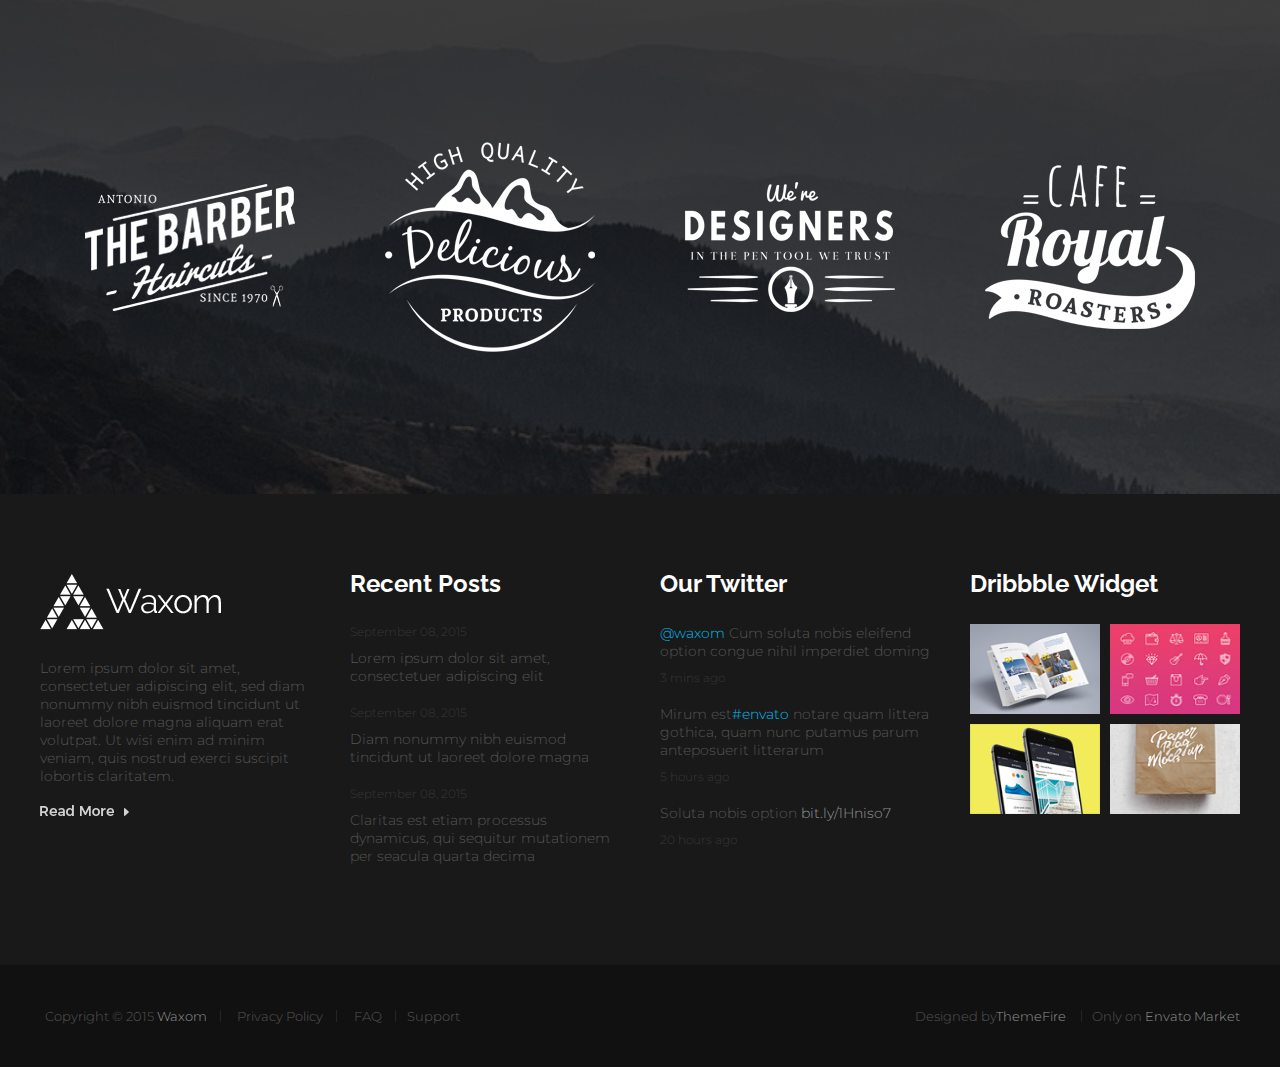
<file: Collective-project/index.html>
<!DOCTYPE html>
<html lang="en">
<head>
    <meta charset="UTF-8">
    <meta name="viewport" content="width=device-width, initial-scale=1.0">
    <meta http-equiv="X-UA-Compatible" content="ie=edge">
    <title>Document</title>
    <link rel="stylesheet" href="./css/style.css">
</head>
<body>
    <div class="background-logos">
        <div class="logos">
            <img src="./img/logo-01@1X.png" alt="logo1">
            <img src="./img/logo-02@1X.png" alt="logo2">
            <img src="./img/logo-03@1X.png" alt="logo3">
            <img src="./img/logo-04@1X.png" alt="logo4">
        </div>
    </div>
    <div class="footer-top">
        <ul class="footer-top_list">
            <li class="footer-top_item">
                <img class="company-logo" src="./img/Waxom-logo_footer.png" alt="company-logo">
                <div class="footer-transform">
                    <p class="footer-text">Lorem ipsum dolor sit amet, consectetuer adipiscing elit, sed diam nonummy nibh euismod tincidunt ut laoreet dolore magna aliquam erat volutpat. Ut wisi enim ad minim veniam, quis nostrud exerci suscipit lobortis claritatem.</p>
                </div>
                <button class="footer-button"></button>
            </li>
            <li class="footer-top_item">
                <h3 class="footer-title">Recent Posts</h3>
                <div class="footer-transform">
                    <h4 class="footer-subtitle">September 08, 2015</h4>
                    <p class="footer-text">Lorem ipsum dolor sit amet, consectetuer adipiscing elit</p>
                </div>
                <div class="footer-transform">
                    <h4 class="footer-subtitle">September 08, 2015</h4>
                    <p class="footer-text">Diam nonummy nibh euismod tincidunt ut laoreet dolore magna</p>
                </div>
                <div class="footer-transform">
                    <h4 class="footer-subtitle">September 08, 2015</h4>
                    <p class="footer-text">Claritas est etiam processus dynamicus, qui sequitur mutationem per seacula quarta decima</p>
                </div>
            </li>
            <li class="footer-top_item">
                <h3 class="footer-title">Our Twitter</h3>
                <div class="footer-transform">
                    <p class="footer-text_time"><a class="footer-top_link" href="#">@waxom</a> Cum soluta nobis eleifend option congue nihil imperdiet doming</p>
                    <p class="footer-time">3 mins ago</p>
                </div>
                <div class="footer-transform">
                    <p class="footer-text_time">Mirum est<a class="footer-top_link" href="#">#envato</a> notare quam littera gothica, quam nunc putamus parum anteposuerit litterarum</p>
                    <p class="footer-time">5 hours ago</p>
                </div>
                <div class="footer-transform">
                    <p class="footer-text_time">Soluta nobis option <span class="footer-text_color">bit.ly/1Hniso7</span></p>
                    <p class="footer-time">20 hours ago</p>
                </div>
            </li>
            <li class="footer-top_item">
                <h3 class="footer-title">Dribbble Widget</h3>
                <wrapper class="image_wrapper">
                    <img src="./img/Dribbble Widget1.png" alt="there were an image" class="footer-image">
                    <img src="./img/Dribbble Widget2.png" alt="there were an image" class="footer-image">
                    <img src="./img/Dribbble Widget3.png" alt="there were an image" class="footer-image">
                    <img src="./img/Dribbble Widget4.png" alt="there were an image" class="footer-image">
                </wrapper>
            </li>
        </ul>
    </div>
    <footer class="footer">
        <div class="footer-wrapper">
            <ul class="footer-list">
                <li class="footer-list_item"><a href="" class="footer-link">Copyright © 2015 <span class="footer-text_color">Waxom</span></a></li>
                <li class="footer-list_item"><a href="" class="footer-link"> Privacy Policy</a></li>
                <li class="footer-list_item"><a href="" class="footer-link">FAQ</a></li>
                <li class="footer-list_item"><a href="" class="footer-link">Support</a></li>
            </ul>
            <ul class="footer-menu">
                <li class="footer-menu_item"><a href="" class="footer-menu_link">Designed by<span class="footer-text_color">ThemeFire</span>   </a></li>
                <li class="footer-menu_item"><a href="" class="footer-menu_link">Only on <span class="footer-text_color">Envato Market</span></a></li>
            </ul>
        </div>
    </footer>
</body>
</html>
</file>
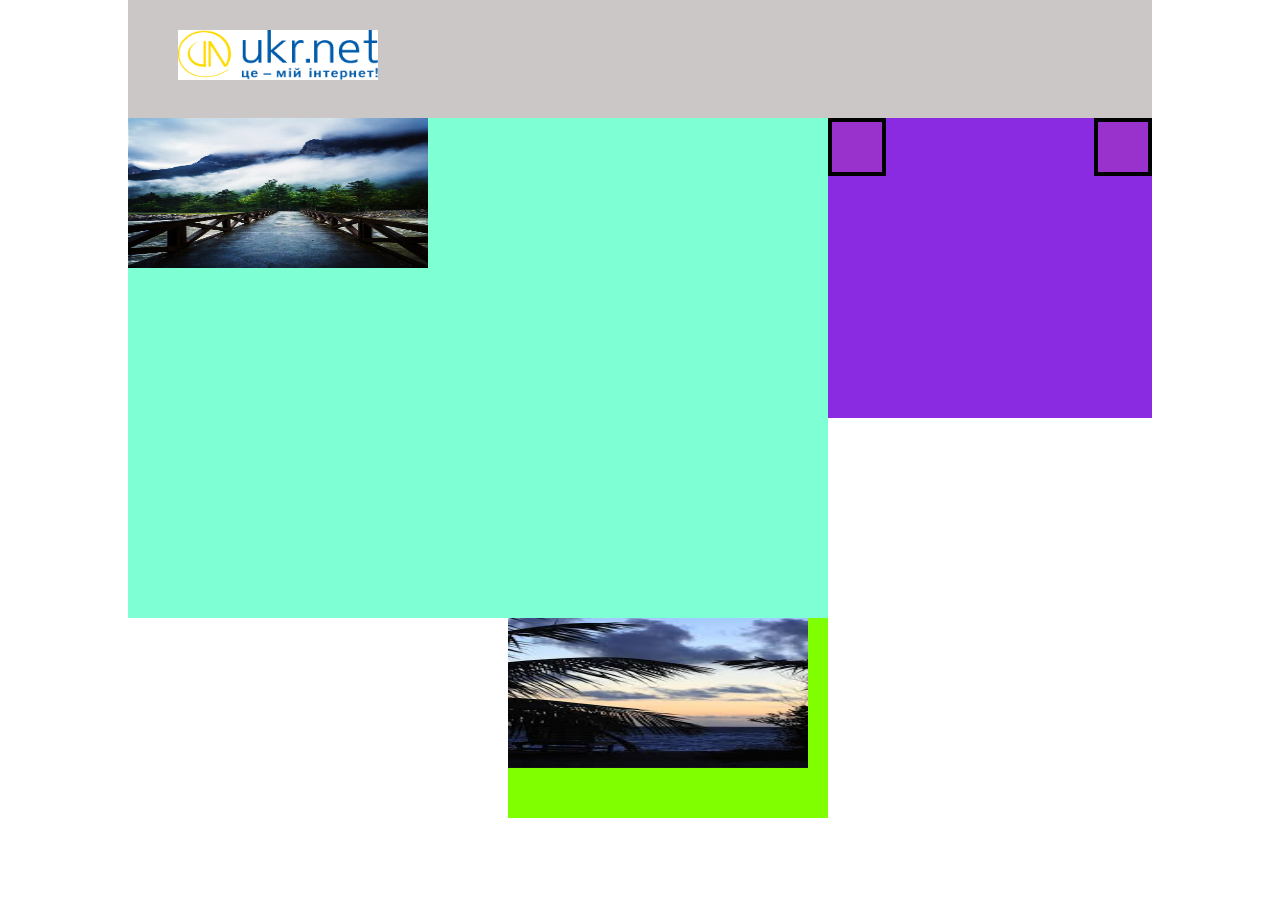
<file: lesson1/index.html>
<!DOCTYPE html>
<html lang="en">
<head>
    <meta charset="UTF-8">
    <meta name="viewport" content="width=device-width, initial-scale=1.0">
    <meta http-equiv="X-UA-Compatible" content="ie=edge">
    <title>Lesson1</title>
    <link rel="stylesheet" href="./CSS/style.css">
</head>
<body>
    <header class="header">
        <h1 class="header-logo">
            <a href="https://www.ukr.net/">
               <img class="logo-img" src="./CSS/img/top-logo-ua-mod3.gif">
            </a>
        </h1>
    </header>
    <main class="main clearfix">
        <section class="main-news">
            <article class="main-news">
                <img class="img" src="./CSS/img/307600.jpg" alt="">
            </article>
            <article class="weather">
                <img class="img" src="./CSS/img/images (1).jpg" alt="">
            </article>
        </section>
        <footer class="footer">
                <div>
                    <div class="box3"></div>
                    <div class="box4"></div>             
                </div>
        </footer> 
    </main>
</body>
</html>
</file>
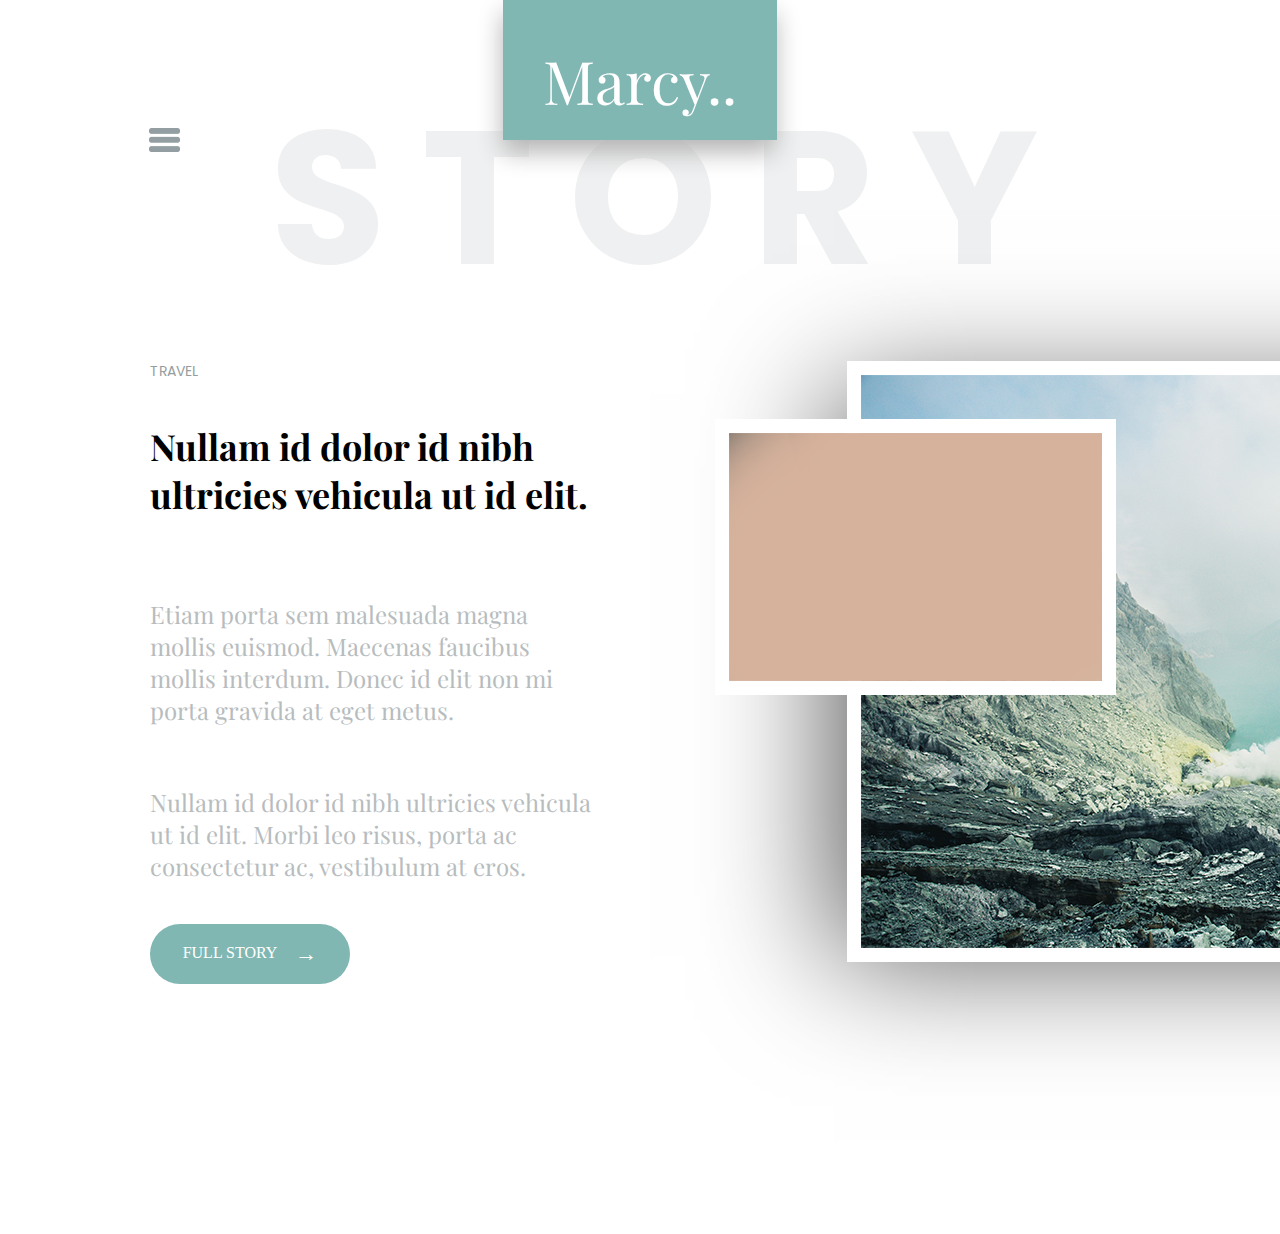
<file: lesson3/index.html>
<!DOCTYPE html>
<html lang="en">
<head>
    <meta charset="UTF-8">
    <meta name="viewport" content="width=device-width, initial-scale=1.0">
    <meta http-equiv="X-UA-Compatible" content="ie=edge">
    <link rel="stylesheet" href="./css/style.css">
    <title>Test 4</title>
</head>
<body>
    <header class="header">
            <h1 class="header-title">STORY</h1>
            <p class="header-logo">Marcy..</p>
            <img class="header-img"
            src="./img/menu.png" alt="">
        
    </header>
    <main class="main">
        <section class="first-section">
            <article class="first-section__article">
                <a href="#" class="section-link">TRAVEL</a>
                <h2 class="section-title">Nullam id dolor id nibh ultricies vehicula ut id elit. </h2>
                <p class="section-text">Etiam porta sem malesuada magna mollis euismod. Maecenas faucibus mollis interdum. Donec id elit non mi porta gravida at eget metus.</p>
                <p class="section-text"> Nullam id dolor id nibh ultricies vehicula ut id elit. Morbi leo risus, porta ac consectetur ac, vestibulum at eros.</p>
                <a href="#" class="section-button">FULL STORY</a>
            </article>
                <div class="wrapper-img">
                    <img src="./img/background.png" class="section-img" alt="mountains">
                    <div class="trans">
                        <img src="./img/background2.png" class="gap-img" alt="">
                        <img src="./img/kot.jpg" class="gap-hide" alt="">
                    </div>
                </div>
        </section>
    </main>
    
</body>
</html>
</file>
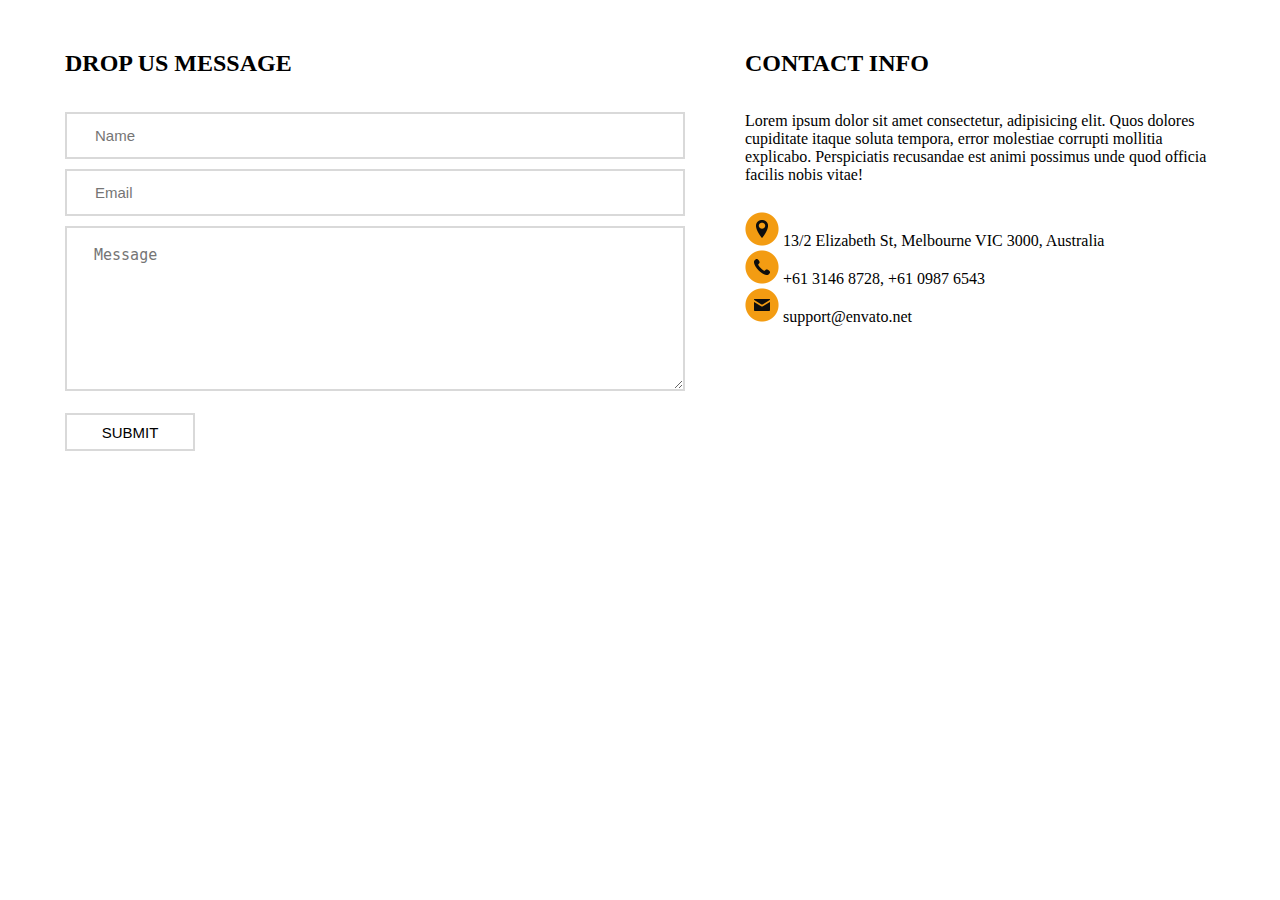
<file: lesson4/index.html>
<!DOCTYPE html>
<html lang="en">
<head>
    <meta charset="UTF-8">
    <meta name="viewport" content="width=device-width, initial-scale=1.0">
    <meta http-equiv="X-UA-Compatible" content="ie=edge">
    <title>Document</title>
    <link rel="stylesheet" href="./css/style.css">
</head>
<body>
    <div class="wrapper_pi">
        <div class="form-wrapper_pi">
            <h2 class="form-title_pi">drop us message</h2>
            <form action="#" method="POST" class="form_pi">
                <input type="text" placeholder="Name" class="name_pi">
                <input type="email" placeholder="Email" class="email_pi">
                <textarea name="message" placeholder="Message" class="text-area_pi"></textarea>
                <input type="submit" value="submit" class="submit_pi">
            </form>
        </div>
        <div class="contact_pi">
            <h2 class="contact-info_pi">contact info</h2>
            <p class="contact-text_pi">Lorem ipsum dolor sit amet consectetur, adipisicing elit. Quos dolores cupiditate itaque soluta tempora, error molestiae corrupti mollitia explicabo. Perspiciatis recusandae est animi possimus unde quod officia facilis nobis vitae!</p>
            <p class="adress-text_pi"><img src="./img/Composed-layer@1X.png">  13/2 Elizabeth St, Melbourne VIC 3000, Australia</p>
            <p class="phope-text_pi"><img src="./img/Composed-layer@1X (1).png">   +61 3146 8728, +61 0987 6543</p>
            <p class="email-text_pi"><img src="./img/Composed-layer@1X (2).png"> support@envato.net</p>
        </div>
    </div>
</body>
</html>
</file>
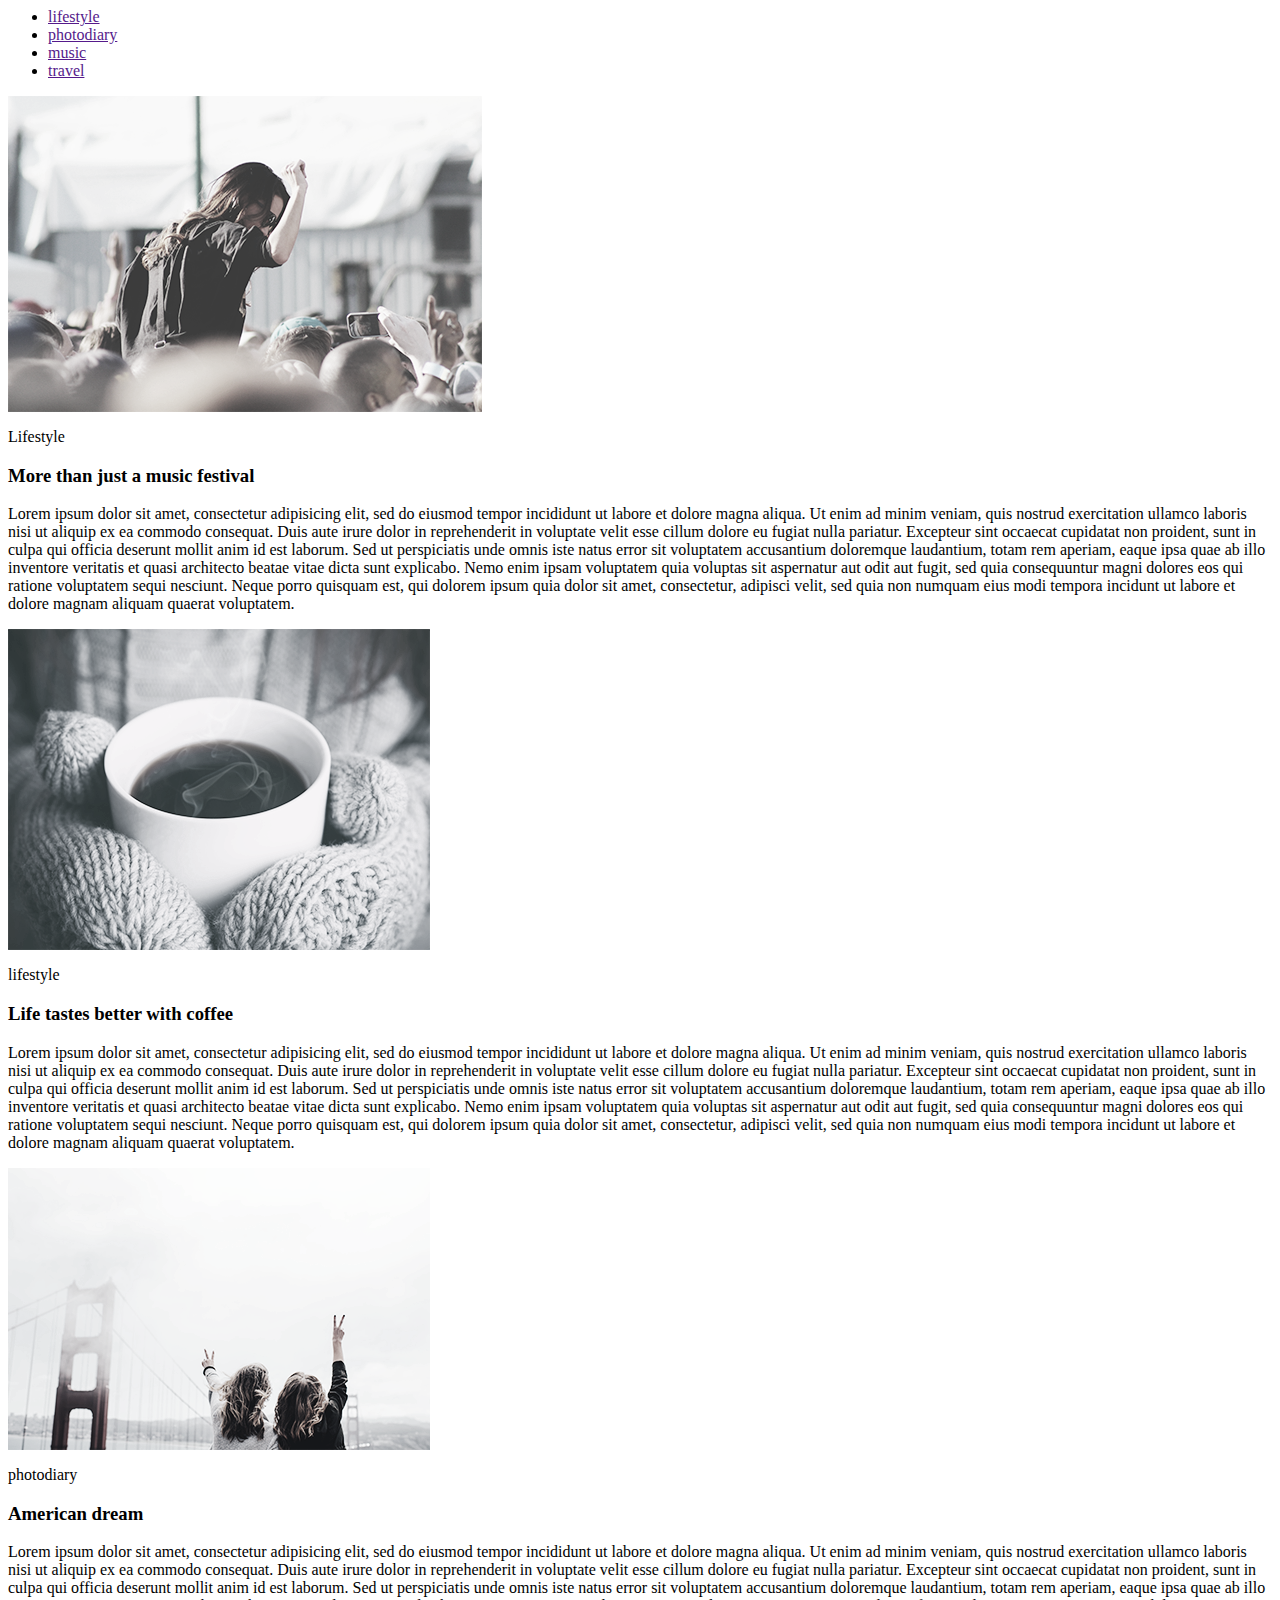
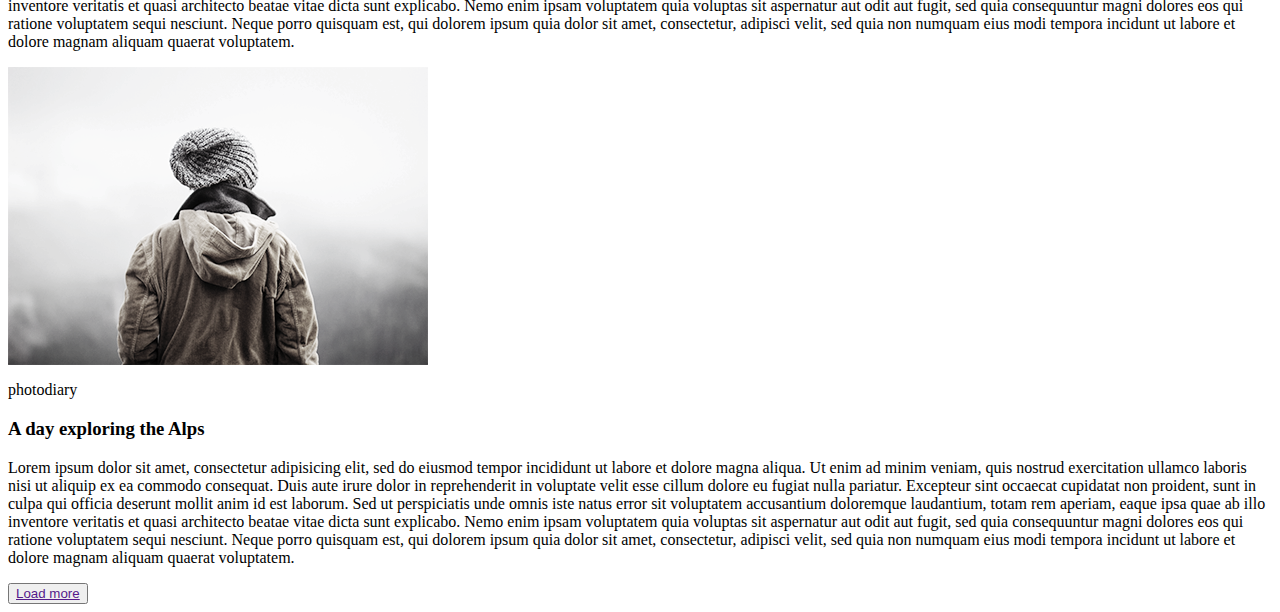
<file: Homework/module1-2/index.html>
<!DOCTYPE <!DOCTYPE html>
<html lang="en">
<head>
    <meta charset="utf-8" />
    <meta http-equiv="X-UA-Compatible" content="IE=edge">
    <title>document</title>
    <meta name="viewport" content="width=device-width, initial-scale=1">
    <link rel="stylesheet" type=" href="style.css" />
</head>
<body>
    <header class="header menu">
        <ul class="list-menu">
            <li class="list-title"><a href="">lifestyle</a></li>
            <li class="list-title"><a href="">photodiary</a></li>
            <li class="list-title"><a href="">music</a></li>
            <li class="list-title"><a href="">travel</a></li>
        </ul>
    </header>
        <main class="content">
        <div class="box1">
            <img src="./img/img-1.png" alt="More than just a music festival ">
            <p class="subtitle">Lifestyle</p>
            <h3 class="title">More than just a music festival </h3>
            <p>Lorem ipsum dolor sit amet, consectetur adipisicing elit, sed do eiusmod tempor incididunt ut labore et dolore magna aliqua. Ut enim ad minim veniam, quis nostrud exercitation ullamco laboris nisi ut aliquip ex ea commodo consequat. Duis aute irure dolor in reprehenderit in voluptate velit esse cillum dolore eu fugiat nulla pariatur. Excepteur sint occaecat cupidatat non proident, sunt in culpa qui officia deserunt mollit anim id est laborum. Sed ut perspiciatis unde omnis iste natus error sit voluptatem accusantium doloremque laudantium, totam rem aperiam, eaque ipsa quae ab illo inventore veritatis et quasi architecto beatae vitae dicta sunt explicabo. Nemo enim ipsam voluptatem quia voluptas sit aspernatur aut odit aut fugit, sed quia consequuntur magni dolores eos qui ratione voluptatem sequi nesciunt. Neque porro quisquam est, qui dolorem ipsum quia dolor sit amet, consectetur, adipisci velit, sed quia non numquam eius modi tempora incidunt ut labore et dolore magnam aliquam quaerat voluptatem.</p>
        </div>
        <div class="box2">
            <img src="./img/img-2.png" alt="Life tastes better with coffee">
            <p class="subtitle">lifestyle</p>
            <h3 class="title">Life tastes better with coffee</h3>
            <p>Lorem ipsum dolor sit amet, consectetur adipisicing elit, sed do eiusmod tempor incididunt ut labore et dolore magna aliqua. Ut enim ad minim veniam, quis nostrud exercitation ullamco laboris nisi ut aliquip ex ea commodo consequat. Duis aute irure dolor in reprehenderit in voluptate velit esse cillum dolore eu fugiat nulla pariatur. Excepteur sint occaecat cupidatat non proident, sunt in culpa qui officia deserunt mollit anim id est laborum. Sed ut perspiciatis unde omnis iste natus error sit voluptatem accusantium doloremque laudantium, totam rem aperiam, eaque ipsa quae ab illo inventore veritatis et quasi architecto beatae vitae dicta sunt explicabo. Nemo enim ipsam voluptatem quia voluptas sit aspernatur aut odit aut fugit, sed quia consequuntur magni dolores eos qui ratione voluptatem sequi nesciunt. Neque porro quisquam est, qui dolorem ipsum quia dolor sit amet, consectetur, adipisci velit, sed quia non numquam eius modi tempora incidunt ut labore et dolore magnam aliquam quaerat voluptatem.</p>
        </div>
        <div class="box3">
            <img src="./img/img-3.png" alt="American dream">
            <p class="subtitle">photodiary</p>
            <h3 class="title">American dream</h3>
            <p>Lorem ipsum dolor sit amet, consectetur adipisicing elit, sed do eiusmod tempor incididunt ut labore et dolore magna aliqua. Ut enim ad minim veniam, quis nostrud exercitation ullamco laboris nisi ut aliquip ex ea commodo consequat. Duis aute irure dolor in reprehenderit in voluptate velit esse cillum dolore eu fugiat nulla pariatur. Excepteur sint occaecat cupidatat non proident, sunt in culpa qui officia deserunt mollit anim id est laborum. Sed ut perspiciatis unde omnis iste natus error sit voluptatem accusantium doloremque laudantium, totam rem aperiam, eaque ipsa quae ab illo inventore veritatis et quasi architecto beatae vitae dicta sunt explicabo. Nemo enim ipsam voluptatem quia voluptas sit aspernatur aut odit aut fugit, sed quia consequuntur magni dolores eos qui ratione voluptatem sequi nesciunt. Neque porro quisquam est, qui dolorem ipsum quia dolor sit amet, consectetur, adipisci velit, sed quia non numquam eius modi tempora incidunt ut labore et dolore magnam aliquam quaerat voluptatem.</p>
        </div>
        <div class="box4">
            <img src="./img/img-4.png" alt="A day exploring the Alps">
            <p class="subtitle">photodiary</p>
            <h3 class="title">A day exploring the Alps</h3>
            <p>Lorem ipsum dolor sit amet, consectetur adipisicing elit, sed do eiusmod tempor incididunt ut labore et dolore magna aliqua. Ut enim ad minim veniam, quis nostrud exercitation ullamco laboris nisi ut aliquip ex ea commodo consequat. Duis aute irure dolor in reprehenderit in voluptate velit esse cillum dolore eu fugiat nulla pariatur. Excepteur sint occaecat cupidatat non proident, sunt in culpa qui officia deserunt mollit anim id est laborum. Sed ut perspiciatis unde omnis iste natus error sit voluptatem accusantium doloremque laudantium, totam rem aperiam, eaque ipsa quae ab illo inventore veritatis et quasi architecto beatae vitae dicta sunt explicabo. Nemo enim ipsam voluptatem quia voluptas sit aspernatur aut odit aut fugit, sed quia consequuntur magni dolores eos qui ratione voluptatem sequi nesciunt. Neque porro quisquam est, qui dolorem ipsum quia dolor sit amet, consectetur, adipisci velit, sed quia non numquam eius modi tempora incidunt ut labore et dolore magnam aliquam quaerat voluptatem.</p>
        </div>
    </main>
    <footer class="more-info">
        <button>
            <a href="">Load more</a>
        </button>
    </footer>
</body>
</file>
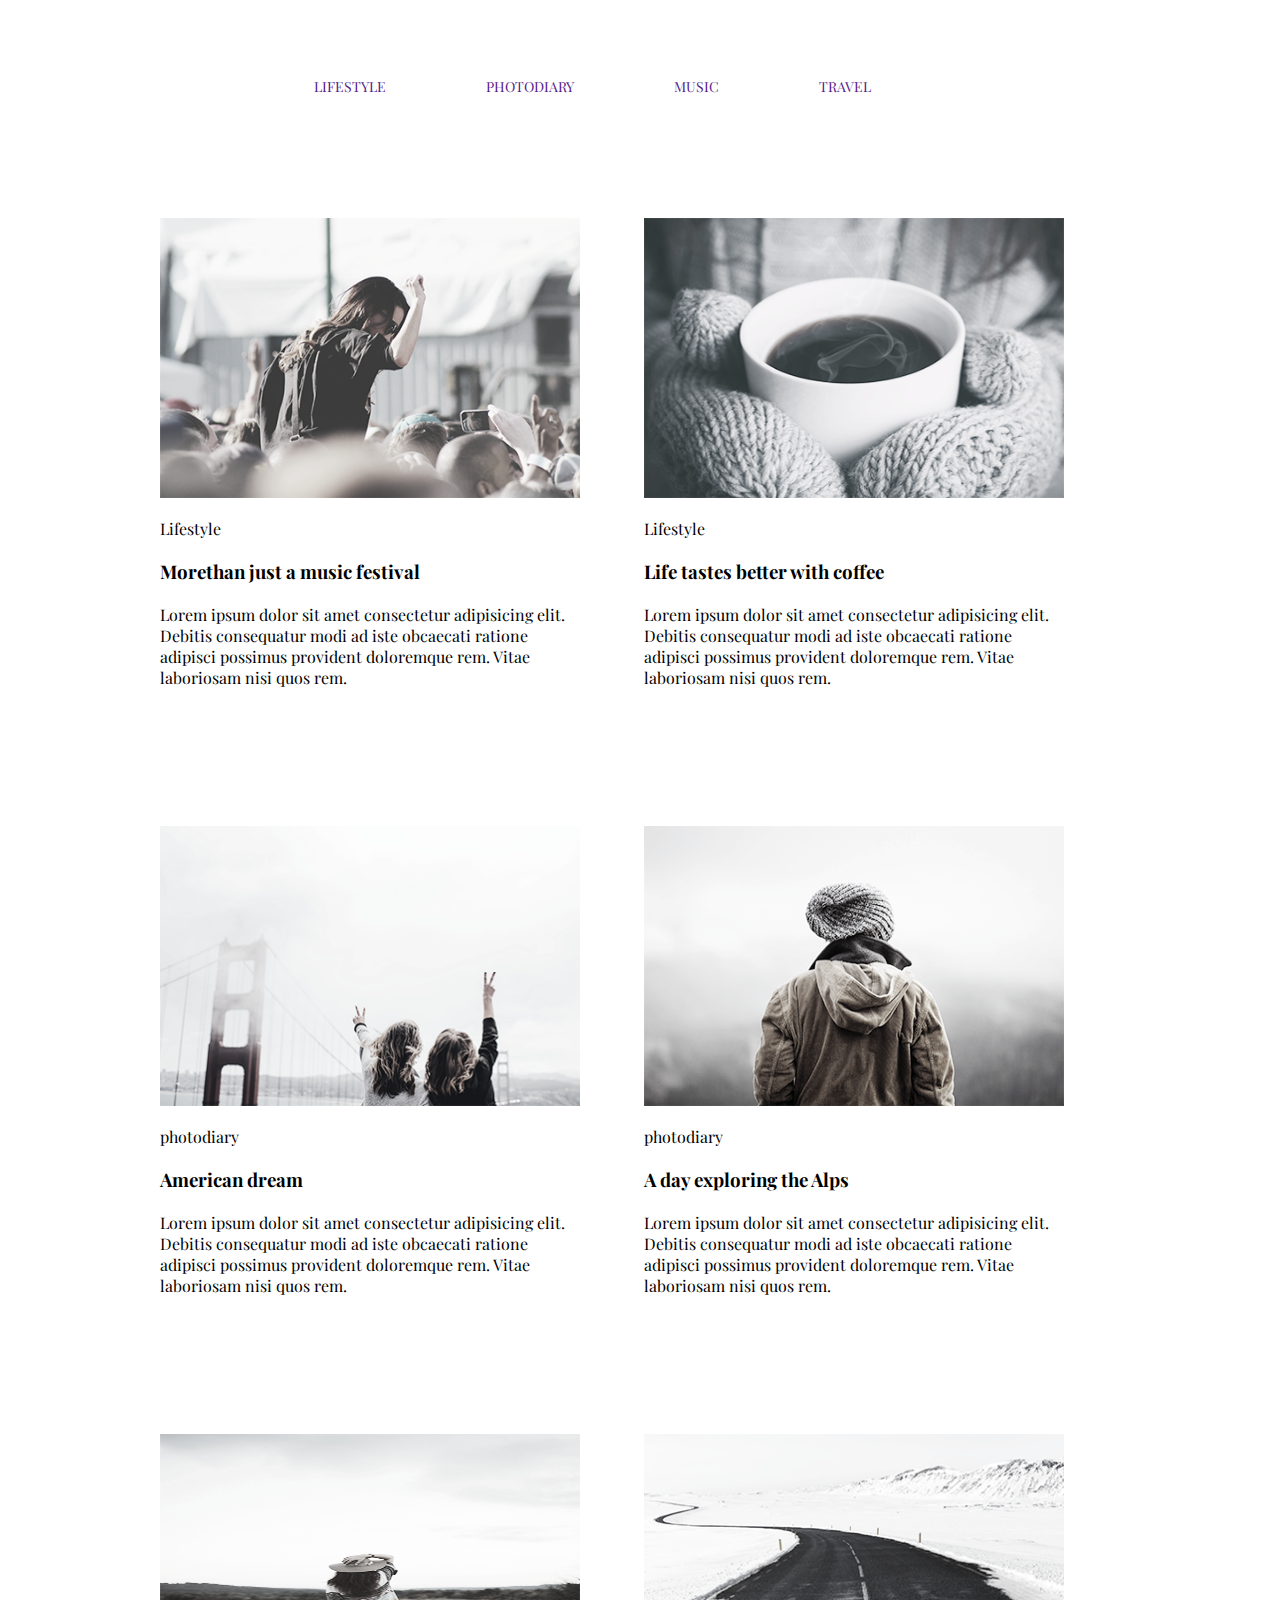
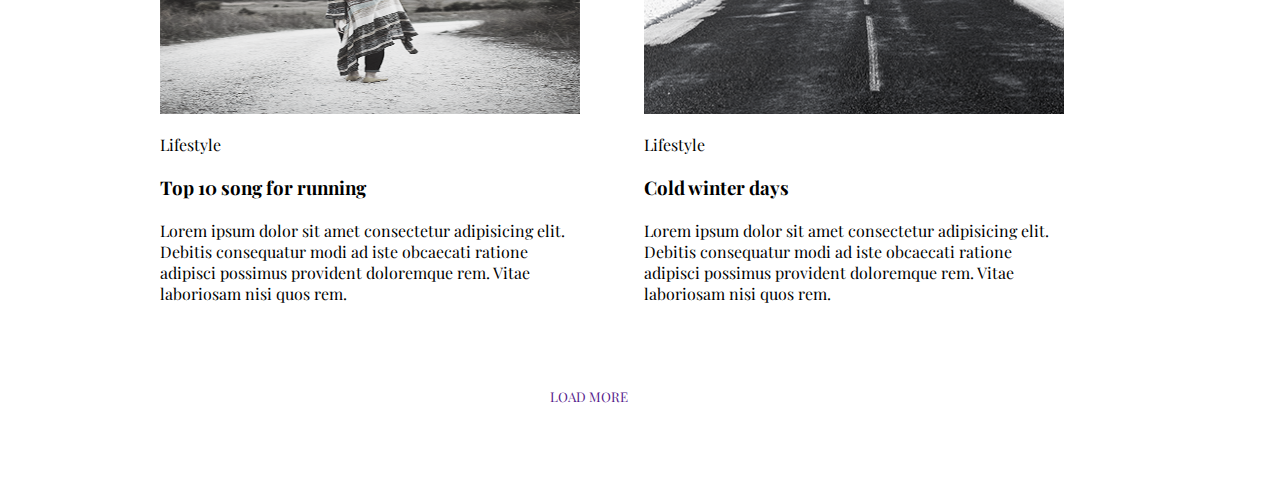
<file: Homework/module3/index.html>
<!DOCTYPE <!DOCTYPE html>
<html lang="en">
<head>
    <meta charset="utf-8" />
    <meta http-equiv="X-UA-Compatible" content="IE=edge">
    <title>document</title>
    <meta name="viewport" content="width=device-width, initial-scale=1">
    <link rel="stylesheet" href="./css/style.css">
    <link href="https://fonts.googleapis.com/css?family=Playfair+Display:400,700" rel="stylesheet">       
</head>
<body>
    <header class="header-menu">
        <ul class="list-menu">
            <li class="list-title_left"><a href="">lifestyle</a></li>
            <li class="list-title"><a href="">photodiary</a></li>
            <li class="list-title"><a href="">music</a></li>
            <li class="list-title"><a href="">travel</a></li>
        </ul>
    </header>
    <main class="content">
        <div class="box">
            <div class="section">
                <img src="./img/img-1.png" alt="More than just a music festival ">
                <p class="subtitle">Lifestyle</p>
                <h3 class="title"> Morethan just a music festival </h3>
                <p>Lorem ipsum dolor sit amet consectetur adipisicing elit. Debitis consequatur modi ad iste obcaecati ratione adipisci possimus provident doloremque rem. Vitae laboriosam nisi quos rem.</p>
            </div>
            <div class="section">    
                <img src="./img/img-2.png" alt="Life tastes better with coffee">
                <p class="subtitle">Lifestyle</p>
                <h3 class="title">Life tastes better with coffee</h3>
                <p>Lorem ipsum dolor sit amet consectetur adipisicing elit. Debitis consequatur modi ad iste obcaecati ratione adipisci possimus provident doloremque rem. Vitae laboriosam nisi quos rem.</p>
            </div>
        </div>
        <div class="box">
            <div class="section">
                <img src="./img/img-3.png" alt="American dream">
                <p class="subtitle">photodiary</p>
                <h3 class="title">American dream</h3>
                <p>Lorem ipsum dolor sit amet consectetur adipisicing elit. Debitis consequatur modi ad iste obcaecati ratione adipisci possimus provident doloremque rem. Vitae laboriosam nisi quos rem.</p>
            </div>
            <div class="section">
                <img src="./img/img-4.png" alt="A day exploring the Alps">
                <p class="subtitle">photodiary</p>
                <h3 class="title">A day exploring the Alps</h3>
                <p>Lorem ipsum dolor sit amet consectetur adipisicing elit. Debitis consequatur modi ad iste obcaecati ratione adipisci possimus provident doloremque rem. Vitae laboriosam nisi quos rem.</p>
            </div>
        </div>
        <div class="box">
            <div class="section">
                <img src="./img/img-5.png" alt="Top 10 song for running ">
                <p class="subtitle">Lifestyle</p>
                <h3 class="title">Top 10 song for running </h3>
                <p>Lorem ipsum dolor sit amet consectetur adipisicing elit. Debitis consequatur modi ad iste obcaecati ratione adipisci possimus provident doloremque rem. Vitae laboriosam nisi quos rem.</p>
            </div>
            <div class="section">
                <img src="./img/img-6.png" alt="Cold winter days ">
                <p class="subtitle">Lifestyle</p>
                <h3 class="title">Cold winter days </h3>
                <p>Lorem ipsum dolor sit amet consectetur adipisicing elit. Debitis consequatur modi ad iste obcaecati ratione adipisci possimus provident doloremque rem. Vitae laboriosam nisi quos rem.</p>
            </div>
        </div>
        <button>
            <a href="">Load more</a>
        </button>
    </main>
</body>
</html>
</file>
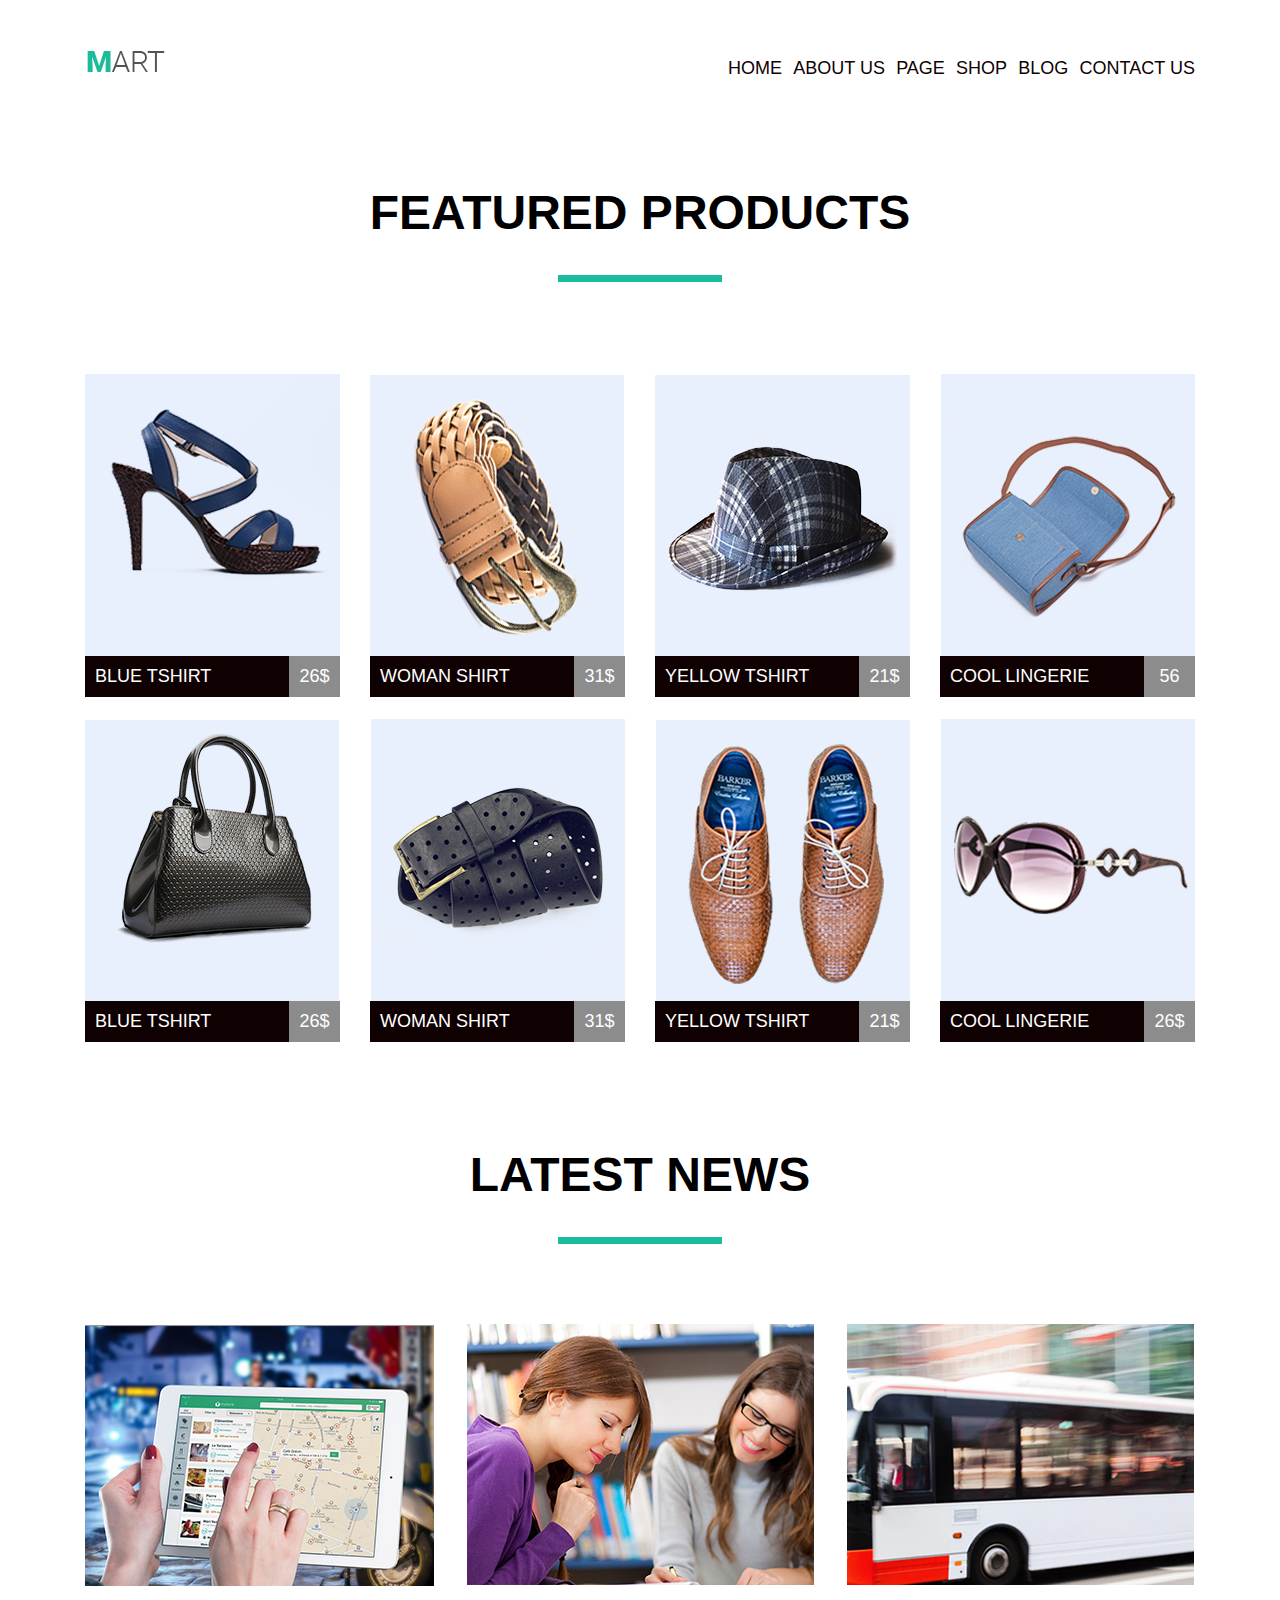
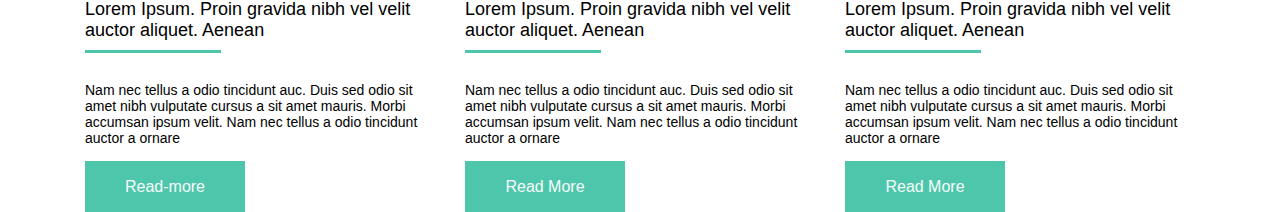
<file: Homework/module4/index.html>
<!DOCTYPE html>
<html lang="en">
<head>
    <meta charset="UTF-8">
    <meta name="viewport" content="width=device-width, initial-scale=1.0">
    <meta http-equiv="X-UA-Compatible" content="ie=edge">
    <title>Document</title>
    <link rel="stylesheet" href="./CSS/style.css">
</head>
<body>
    <header class="header">
        <img src="./img/crop@1X.png" alt="logo">
        <ul class="menu">
            <li class="menu-item"><a class="menu-link" href="#">home</a></li>
            <li class="menu-item"><a class="menu-link" href="#">about us</a></li>
            <li class="menu-item"><a class="menu-link" href="#">page</a></li>
            <li class="menu-item"><a class="menu-link" href="#">shop</a></li>
            <li class="menu-item"><a class="menu-link" href="#">blog</a></li>
            <li class="menu-item"><a class="menu-link" href="#">contact us</a></li>
        </ul>
    </header>
    <main class="main">
        <section class="products">
        <h2 class="products-title">FEATURED PRODUCTS</h2>
            <ul class="product-list">
                <li class="prod-item">
                    <a href="#" class="prod-link">
                        <img src="./img/1.png" alt="" class="prod-img">
                        <p class="prod-paragraf"><span class="name">BLUE TSHIRT</span><span class="price">26$</span></p>
                    </a>
                </li>
                <li class="prod-item">
                    <a href="" class="prod-link">
                        <img src="./img/2.png" alt="" class="prod-img">
                        <p class="prod-paragraf"><span class="name">WOMAN shirt</span><span class="price">31$</span></p>
                    </a>
                </li>
                <li class="prod-item">
                    <a href="" class="prod-link">
                        <img src="./img/3.png" alt="" class="prod-img">
                        <p class="prod-paragraf"><span class="name">YELLOW Tshirt</span><span class="price">21$</span></p>
                    </a>
                </li>
                <li class="prod-item">
                    <a href="" class="prod-link">
                        <img src="./img/4.png" alt="" class="prod-img">
                        <p class="prod-paragraf"><span class="name">Cool lingerie</span><span class="price">56</span></p>
                    </a>
                </li>
                <li class="prod-item">
                    <a href="" class="prod-link">
                        <img src="./img/5.png" alt="" class="prod-img">
                        <p class="prod-paragraf"><span class="name">Blue Tshirt</span><span class="price">26$</span></p>
                    </a>
                </li>
                <li class="prod-item">
                    <a href="" class="prod-link">
                        <img src="./img/6.png" alt="" class="prod-img">
                        <p class="prod-paragraf"><span class="name">WOMAN shirt</span><span class="price">31$</span></p>
                    </a>
                </li>
                <li class="prod-item">
                    <a href="" class="prod-link">
                        <img src="./img/7.png" alt="" class="prod-img">
                        <p class="prod-paragraf"><span class="name">YELLOW Tshirt</span><span class="price">21$</span></p>
                    </a>
                </li>
                <li class="prod-item">
                    <a href="" class="prod-link">
                        <img src="./img/8.png" alt="" class="prod-img">
                        <p class="prod-paragraf"><span class="name">Cool lingerie</span><span class="price">26$</span></p>
                    </a>
                </li>
            </ul>
        </h2>
        </section>
        <section class="news">
        <h2 class="title-news">LATEST NEWS</h2>
            <ul class="list-news">
                <li class="news-item">
                    <img src="./img/f1.png" alt="">
                    <p class="article-news">Lorem Ipsum. Proin gravida nibh vel velit auctor aliquet. Aenean </p>
                    <p class="paragraf-news">Nam nec tellus a odio tincidunt auc. Duis sed odio sit amet nibh vulputate cursus a sit amet mauris. Morbi accumsan ipsum velit. Nam nec tellus a odio tincidunt auctor a ornare</p>
                    <button class="load-more">
                        <a href="#" class="button-link">Read-more</a>
                    </button>
                </li>
                <li class="news-item">
                    <img src="./img/f2.png" alt="">
                    <p class="article-news">Lorem Ipsum. Proin gravida nibh vel velit auctor aliquet. Aenean </p>
                    <p class="paragraf-news">Nam nec tellus a odio tincidunt auc. Duis sed odio sit amet nibh vulputate cursus a sit amet mauris. Morbi accumsan ipsum velit. Nam nec tellus a odio tincidunt auctor a ornare</p>
                    <button class="load-more">
                        <a href="#" class="button-link">Read More</a>
                    </button>
                </li>
                <li class="news-item">
                    <img src="./img/f3.png" alt="">
                    <p class="article-news">Lorem Ipsum. Proin gravida nibh vel velit auctor aliquet. Aenean </p>
                    <p class="paragraf-news">Nam nec tellus a odio tincidunt auc. Duis sed odio sit amet nibh vulputate cursus a sit amet mauris. Morbi accumsan ipsum velit. Nam nec tellus a odio tincidunt auctor a ornare</p>
                    <button  class="load-more">
                        <a href="#" class="button-link">Read More</a>
                    </button>
                </li>
            </ul>
        </section>
    </main>   
</body>
</html>
</file>
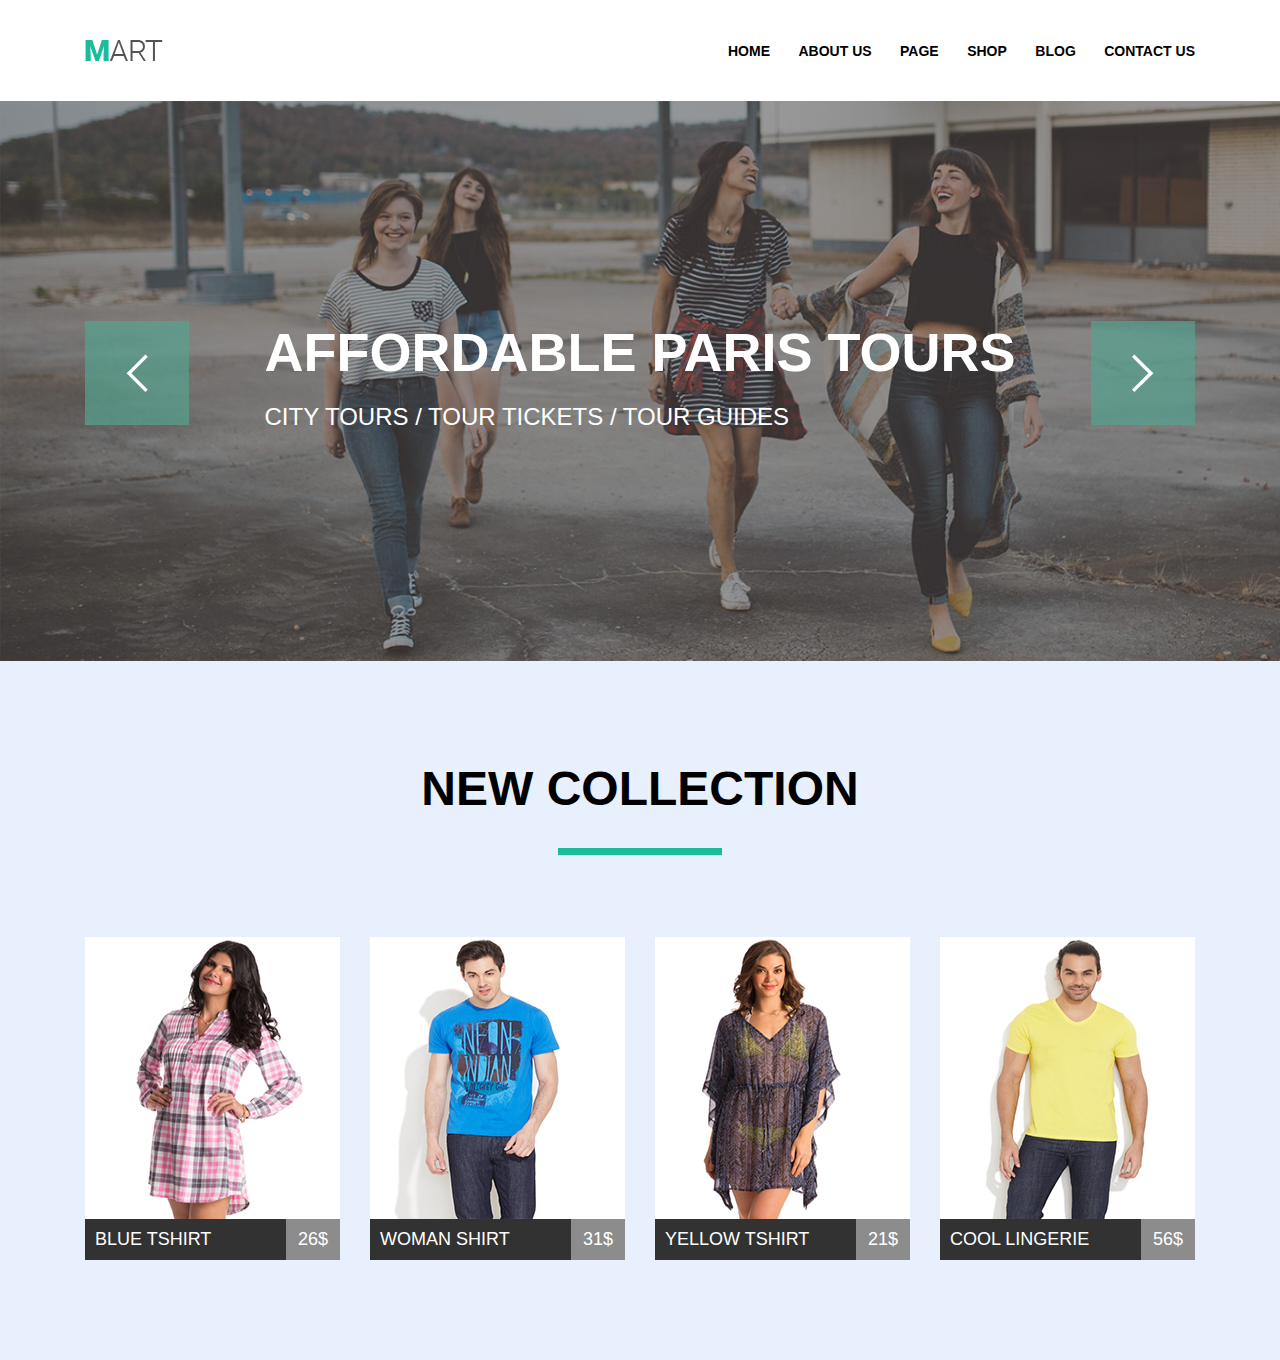
<file: Homework/module5/index.html>
<!DOCTYPE html>
<html lang="en">
<head>
    <meta charset="UTF-8">
    <meta name="viewport" content="width=device-width, initial-scale=1.0">
    <meta http-equiv="X-UA-Compatible" content="ie=edge">
    <title>Document</title>
    <link rel="stylesheet" href="./css/style.css">
</head>
<body>
    <header class="header">
        <div class="header-menu">
            <h1>
                <a href="#">
                    <img src="./img/mart.png" alt="logo">
                </a>
            </h1>
            <ul class="header-list">
                <li class="menu-item">home</li>
                <li class="menu-item">about us</li>
                <li class="menu-item">page</li>
                <li class="menu-item">shop</li>
                <li class="menu-item">blog</li>
                <li class="menu-item">contact us</li>
            </ul>
        </div>
    </header>
    <main>
        <div class="paris">
            <div class="main-title">
                <div class="left"></div>
                <div class="title-paris">
                    <h1 class="tours">AFFORDABLE PARIS TOURS</h1>
                    <p class="city-tour">CITY TOURS / TOUR TICKETS / TOUR GUIDES</p>
                </div>
                <div class="right"></div>
            </div>
        </div>
        <div class="new-collection">
            <p class="title">new collection</p>
            <ul class="product-list">
                <li class="product-item">
                    <a href="#" class="prod-link">
                        <div class="wrapper">
                            <img src="./img/category-1.png" alt="" class="prod-img">
                            <div class="buttons">
                                <button class="icon like"></button>
                                <button class="icon shuffle"></button>
                                <button class="icon clock"></button>
                                <button class="add">
                                    <span class="basket">add to cart</span>
                                </button>
                            </div>
                        </div>
                        <p class="menu">
                            <span class="name">Blue Tshirt</span>
                            <span class="price">26$</span>
                        </p>
                    </a>
                </li>
                <li class="product-item">
                    <a href="#" class="prod-link">
                        <div class="wrapper">
                            <img src="./img/category-2.png" alt="" class="prod-img">
                            <div class="buttons">
                                <button class="icon like"></button>
                                <button class="icon shuffle"></button>
                                <button class="icon clock"></button>
                                <button class="add">
                                    <span class="basket">add to cart</span>
                                </button>
                            </div>
                        </div>
                        <p class="menu">
                            <span class="name">WOMAN shirt</span>
                            <span class="price">31$</span>
                        </p>
                    </a>
                </li>
                <li class="product-item">
                    <a href="#" class="prod-link">
                        <div class="wrapper">
                            <img src="./img/category-3.png" alt="" class="prod-img">
                            <div class="buttons">
                                <button class="icon like"></button>
                                <button class="icon shuffle"></button>
                                <button class="icon clock"></button>
                                <button class="add">
                                    <span class="basket">add to cart</span>
                                </button>
                            </div>
                        </div>
                        <p class="menu">
                            <span class="name">YELLOW Tshirt</span>
                            <span class="price">21$</span>
                        </p>
                    </a>
                </li>
                <li class="product-item">
                    <a href="#" class="prod-link">
                        <div class="wrapper">
                            <img src="./img/category-4.png" alt="" class="prod-img">
                            <div class="buttons">
                                <button class="icon like"></button>
                                <button class="icon shuffle"></button>
                                <button class="icon clock"></button>
                                <button class="add">
                                    <span class="basket">add to cart</span>
                                </button>
                            </div>
                        </div>
                        <p class="menu">
                            <span class="name">Cool lingerie</span>
                            <span class="price">56$</span>
                        </p>
                    </a>
                </li>
            </ul>
        </div>
    </main>
</body>
</html>
</file>
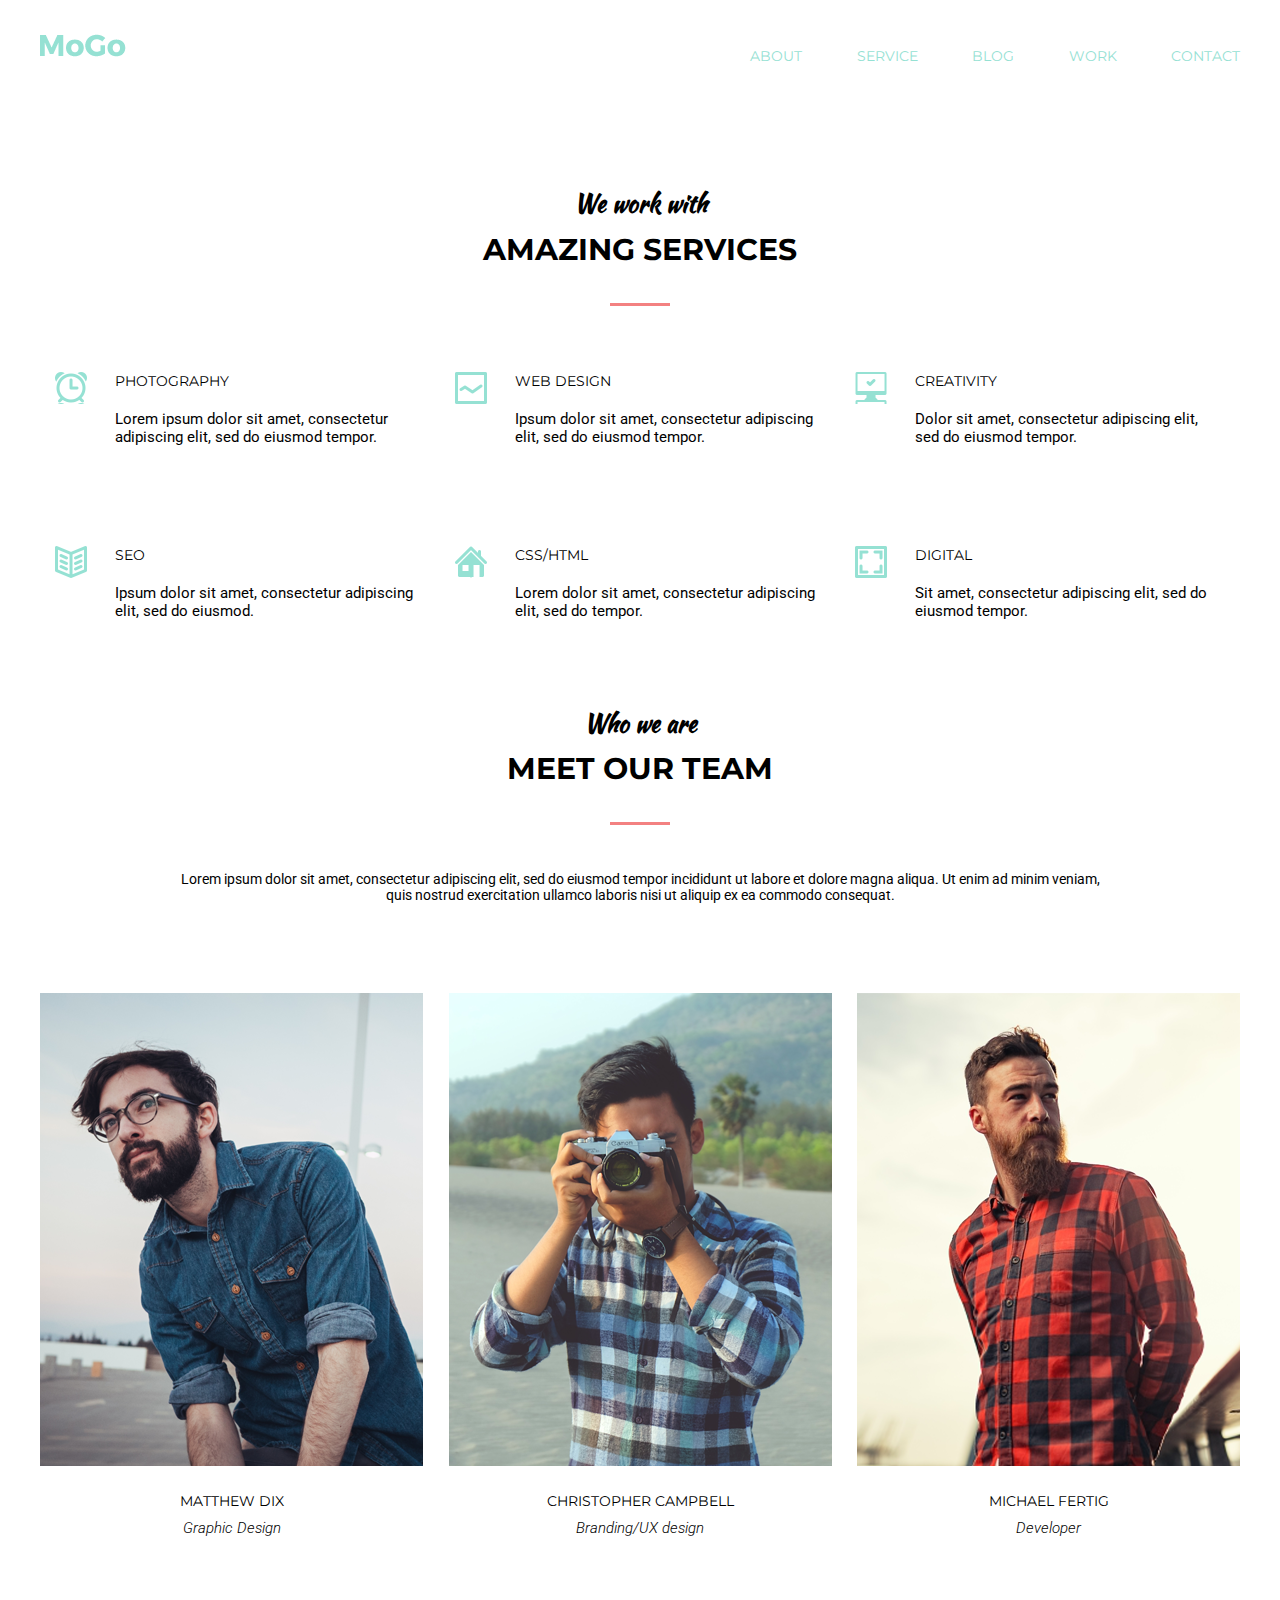
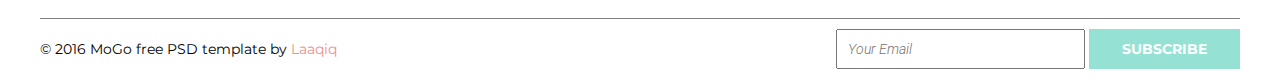
<file: Homework/module6/index.html>
<!DOCTYPE html>
<html lang="en">
<head>
    <meta charset="UTF-8">
    <meta name="viewport" content="width=device-width, initial-scale=1.0">
    <meta http-equiv="X-UA-Compatible" content="ie=edge">
    <title>Document</title>
    <link rel="stylesheet" href="./css/style.css">
</head>
<body>
    <header class="header">
        <div class="header-menu">
            <h1 class="header-logo">
                <a href="#">
                    <img src="./img/logo.png" alt="logo">
                </a>
            </h1>
            <ul class="header-list">
                <li class="header-item_list">                    
                    <a href="#" class="header-link">About</a>
                </li>
                <li class="header-item_list">
                    <a href="#" class="header-link">service</a>
                </li>
                <li class="header-item_list">
                    <a href="#" class="header-link">blog</a>
                </li>
                <li class="header-item_list">    
                    <a href="#" class="header-link">work</a>
                </li>
                <li class="header-item_list">
                    <a href="#" class="header-link">contact</a>
                </li>
            </ul>
        </div>
    </header>
    <main>
        <div class="work">
            <h2 class="work-title">We work with</h2>
            <h2 class="work-subtitle">Amazing Services</h2>
            <ul class="services_list">
                <li class="services-item first">
                    <p class="work-item">Photography</p>
                    <p class="work-text">Lorem ipsum dolor sit amet, consectetur adipiscing elit, sed do eiusmod tempor.</p>
                </li>
                <li class="services-item two">
                    <p class="work-item">Web Design</p>
                    <p class="work-text">Ipsum dolor sit amet, consectetur adipiscing elit, sed do eiusmod tempor.</p>
                </li>
                <li class="services-item three">
                    <p class="work-item">Creativity</p>
                    <p class="work-text">Dolor sit amet, consectetur adipiscing elit, sed do eiusmod tempor.</p>
                </li>
                <li class="services-item four">
                    <p class="work-item">seo</p>
                    <p class="work-text">Ipsum dolor sit amet, consectetur adipiscing elit, sed do eiusmod.</p>
                </li>
                <li class="services-item five">
                    <p class="work-item">Css/Html</p>
                    <p class="work-text">Lorem dolor sit amet, consectetur adipiscing elit, sed do tempor.</p>
                </li>
                <li class="services-item six">
                    <p class="work-item">digital</p>
                    <p class="work-text">Sit amet, consectetur adipiscing elit, sed do eiusmod tempor.</p>
                </li>
            </ul>
        </div>
        <div class="team">
            <h2 class="team-title">Who we are</h2>
            <h2 class="team-subtitle">Meet our team</h2>
            <p class="subtitle-text">Lorem ipsum dolor sit amet, consectetur adipiscing elit, sed do eiusmod tempor incididunt ut labore et dolore magna aliqua. Ut enim ad minim veniam, quis nostrud exercitation ullamco laboris nisi ut aliquip ex ea commodo consequat. </p>
            <ul class="team-list">
                <li class="teammate">
                    <div class="wrapper">
                        <img src="./img/teammate1.png" alt="teammate" class="teammate-image">
                        <div class="buttons">
                            <button class="icon facebook"></button>
                            <button class="icon twitter"></button>
                            <button class="icon pinterest"></button>
                            <button class="icon instagram"></button>
                        </div>
                    </div>
                    <p class="name">Matthew Dix</p>
                    <p class="proffesion">Graphic Design</p>
                </li>
                <li class="teammate">
                    <div class="wrapper">
                        <img src="./img/teammate2.png" alt="teammate" class="teammate-image">
                        <div class="buttons">
                            <button class="icon facebook"></button>
                            <button class="icon twitter"></button>
                            <button class="icon pinterest"></button>
                            <button class="icon instagram"></button>
                        </div>
                    </div>
                    <p class="name">Christopher Campbell</p>
                    <p class="proffesion">Branding/UX design</p>
                </li>
                <li class="teammate">
                    <div class="wrapper">
                        <img src="./img/teammate3.png" alt="teammate" class="teammate-image">
                        <div class="buttons">
                            <button class="icon facebook"></button>
                            <button class="icon twitter"></button>
                            <button class="icon pinterest"></button>
                            <button class="icon instagram"></button>
                        </div>
                    </div>
                    <p class="name">Michael Fertig </p>
                    <p class="proffesion">Developer</p>
                </li>
            </ul>
        </div>
    </main>
    <footer>
        <div class="footer-menu">
            <p class="copyright">© 2016 MoGo free PSD template by <span class="text-color">Laaqiq</span></p>
            <form action="#">
                <input class="email" type="email" placeholder="Your Email">
                <input class="submit" type="submit" value="subscribe">
            </form>
        </div>
    </footer>
</body>
</html>
</file>
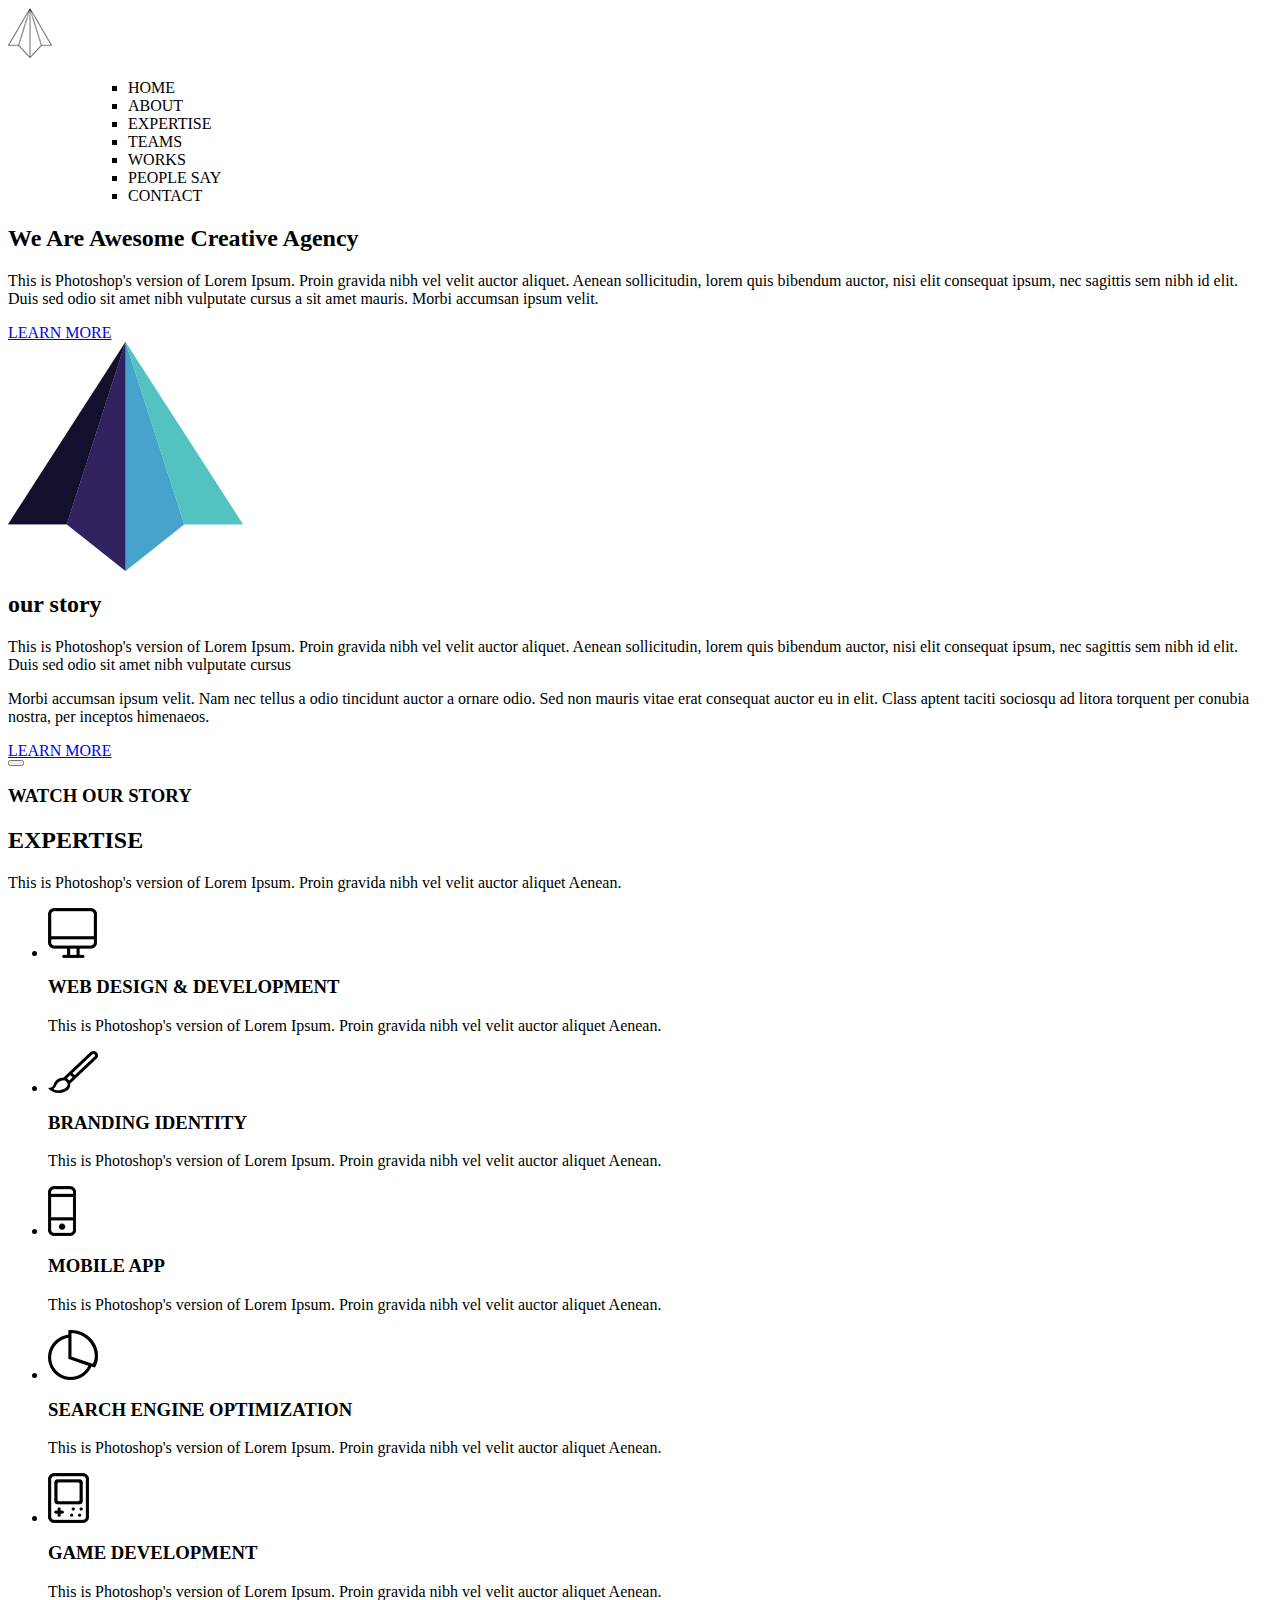
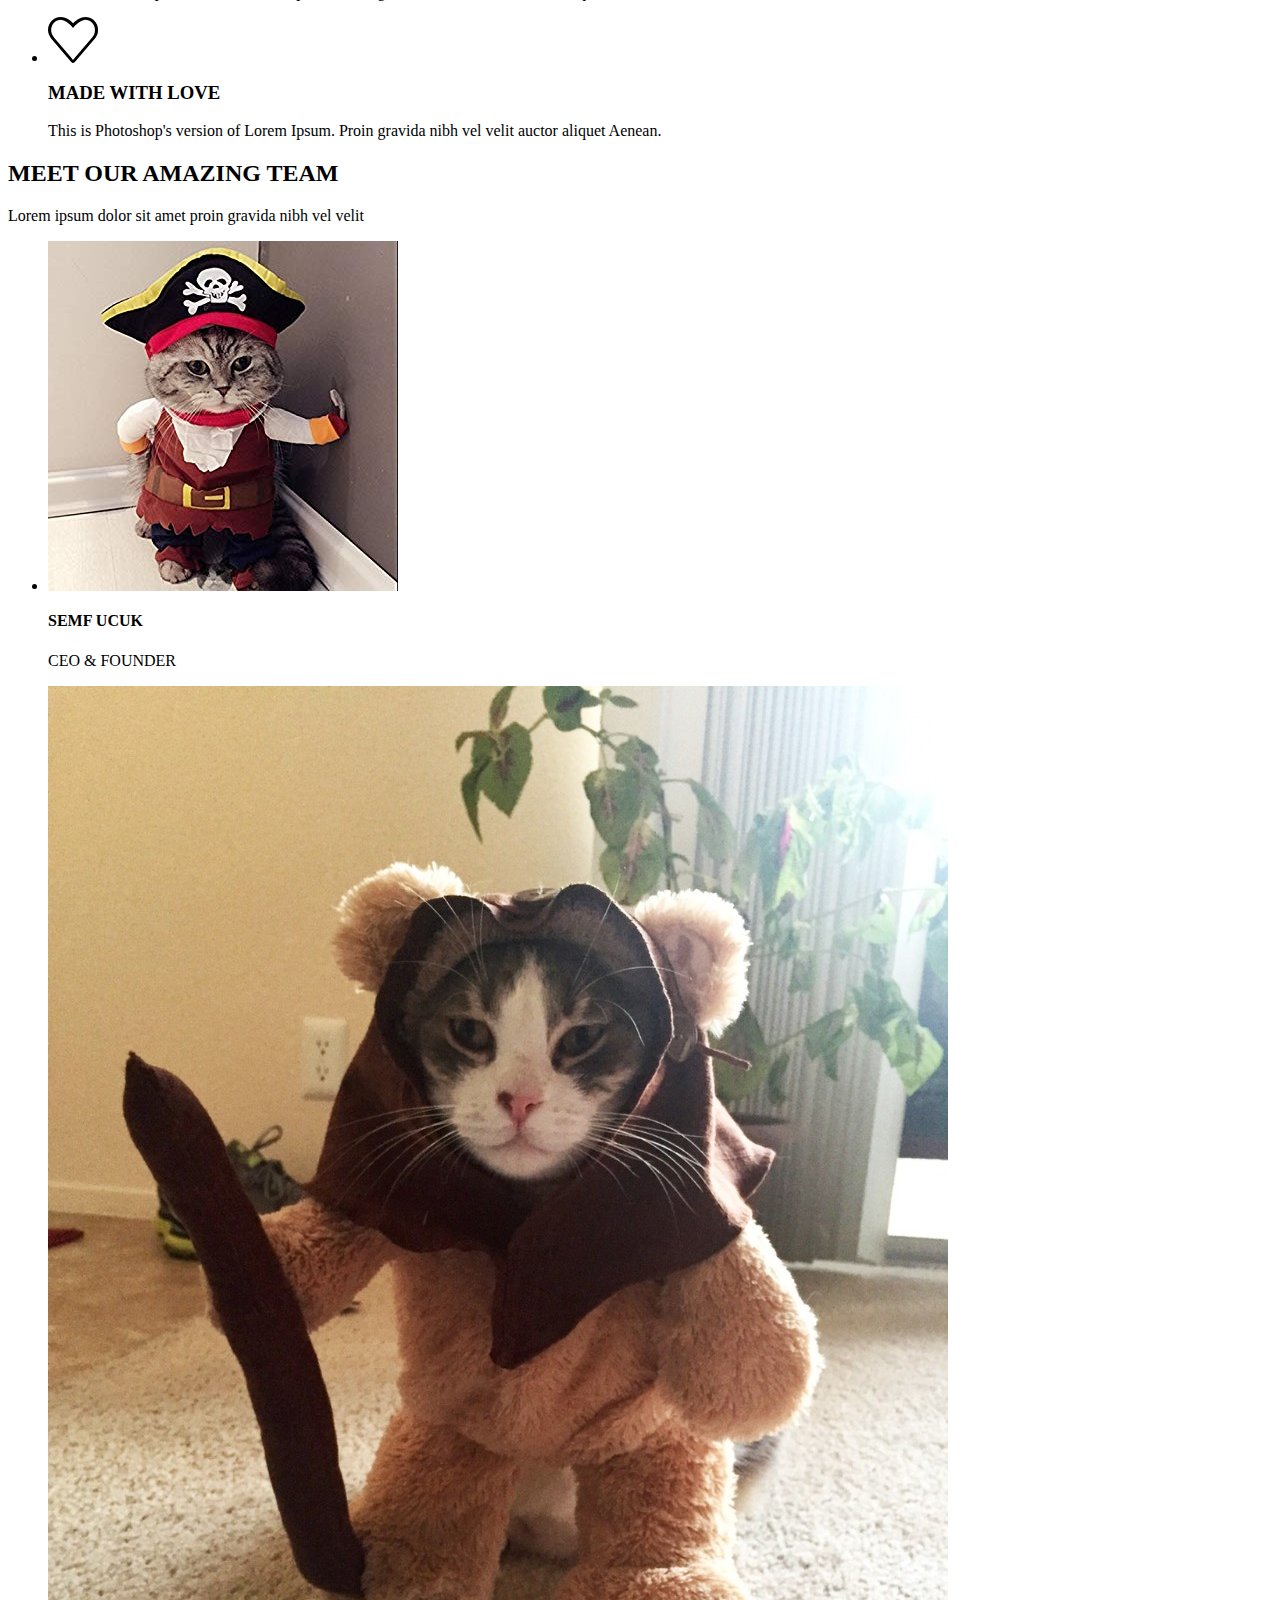
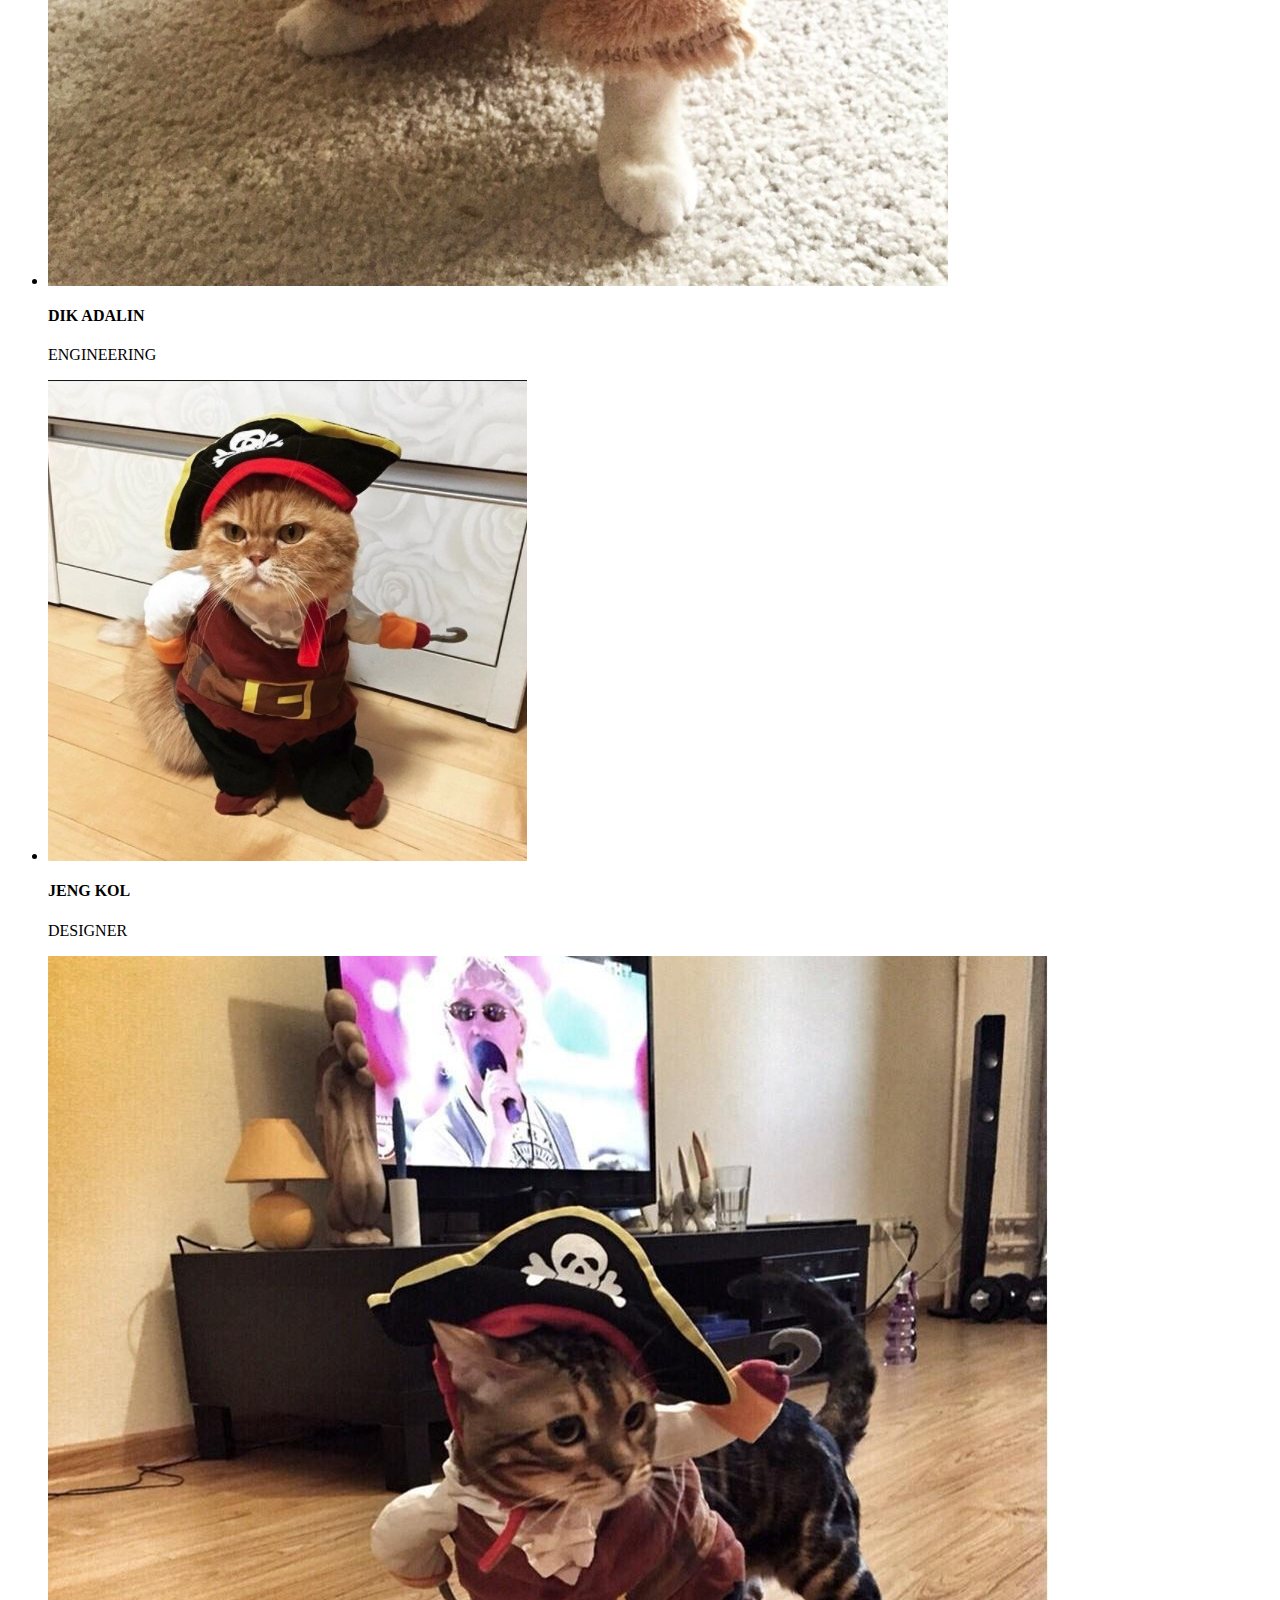
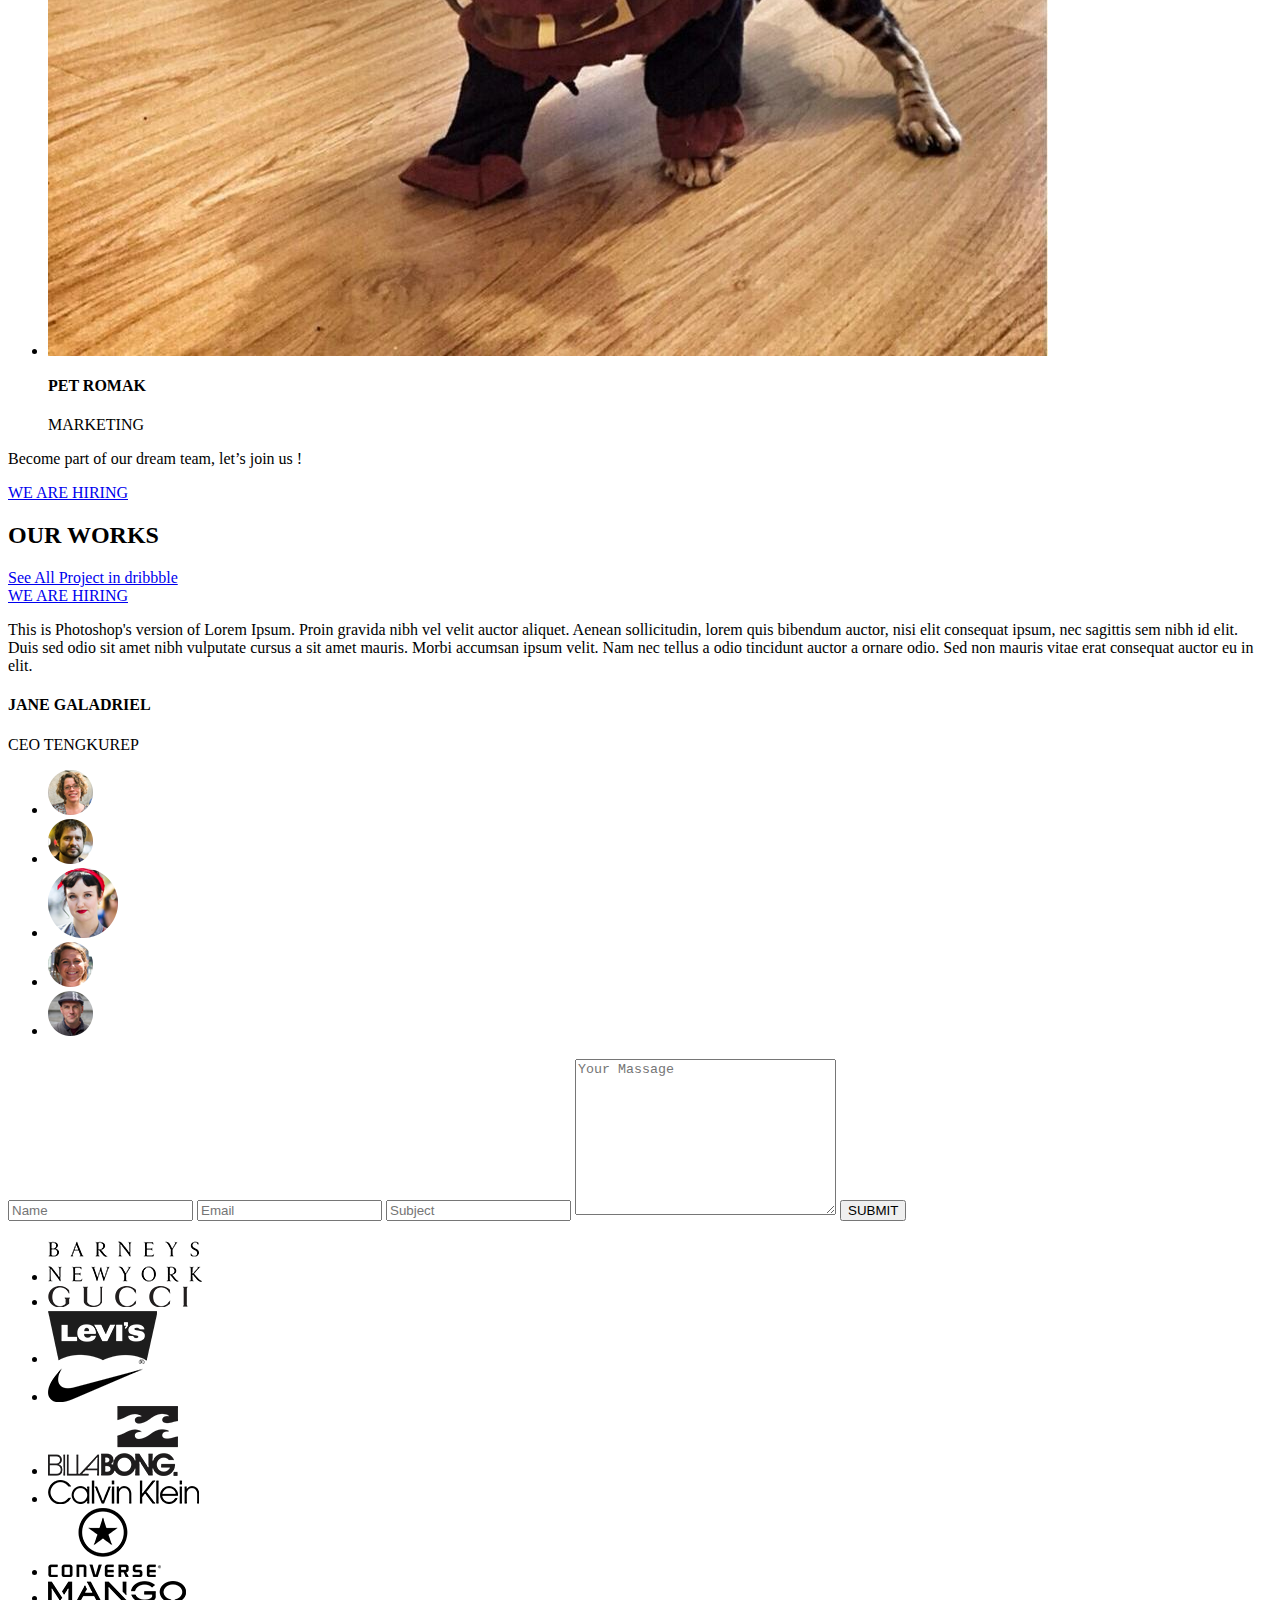
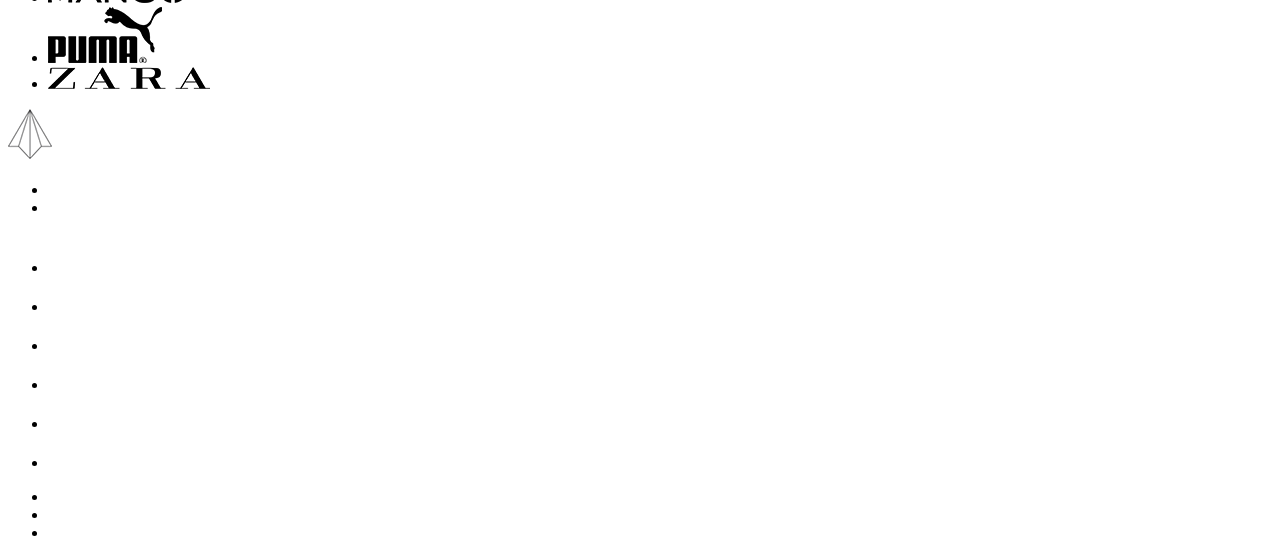
<file: lesson1/img.zip/index.html>
<!DOCTYPE <!DOCTYPE html>
<html lang="en">
<head>
    <meta charset="utf-8" />
    <meta http-equiv="X-UA-Compatible" content="IE=edge">
    <title>document</title>
    <meta name="viewport" content="width=device-width, initial-scale=1">
    <link rel="stylesheet" type=" href="style.css" />
</head>
<body>
    <div class="container">
        <header class="header">
            <h1 class="logo">
                <a href="#">
                    <img src="./img/Composed-layer@1X.png" alt="">
                </a>    
            </h1>
        </header>
        <menu>
            <ul class="menu">
                <ul>
                    <li class="menu-item">HOME</li>
                    <li class="menu-item">ABOUT </li>
                    <li class="menu-item">EXPERTISE</li>
                    <li class="menu-item">TEAMS</li>
                    <li class="menu-item">WORKS</li>
                    <li class="menu-item">PEOPLE SAY</li>
                    <li class="menu-item">CONTACT</li>
                </ul>
            </ul>
        </menu>
        <div class="slider">
            <h2 class="slider-title">We Are Awesome Creative Agency</h2>
            <p class="slider-text">This is Photoshop's version  of Lorem Ipsum. Proin gravida nibh vel velit auctor aliquet. Aenean sollicitudin, lorem quis bibendum auctor, nisi elit consequat ipsum, nec sagittis sem nibh id elit. Duis sed odio sit amet nibh vulputate cursus a sit amet mauris. Morbi accumsan ipsum velit.</p>
            <a href="#" class="more">LEARN MORE</a>
        </div>
    </div>
    <main class="main">
        <section class="our story">
            <img src="./img/Replace with your logo@1X.png" alt="our lable">
            <div class="story-content">
                <h2 class="title">our story</h2>
                <p class="story-text">This is Photoshop's version  of Lorem Ipsum. Proin gravida nibh vel velit auctor aliquet. Aenean sollicitudin, lorem quis bibendum auctor, nisi elit consequat ipsum, nec sagittis sem nibh id elit. Duis sed odio sit amet nibh vulputate cursus</p>
                <p class="story-text">Morbi accumsan ipsum velit. Nam nec tellus a odio tincidunt auctor a ornare odio. Sed non  mauris vitae erat consequat auctor eu in elit. Class aptent taciti sociosqu ad litora torquent per conubia nostra, per inceptos himenaeos.</p>
                <a href="#" class="more">LEARN MORE</a>
            </div>
        </section>
        <section class="player">
            <button class="player-button"></button>
            <h3 class="player-text">WATCH OUR STORY</h3>
        </section>
        <section class="expertise">
            <h2 class="title-white">EXPERTISE</h2>
            <p class="expertise-subtitle">This is Photoshop's version  of Lorem Ipsum. Proin gravida nibh vel velit auctor aliquet Aenean.</p>
            <ul class="expertise-block">
                <li class="block-item">
                    <img class="block-item__title" src="./img/PUT YOUR ICON HERE@1X.png" alt="WEB DESIGN & DEVELOPMENT">
                    <h3 class="block-item__title">WEB DESIGN & DEVELOPMENT</h3>
                    <p class="block-item__text">This is Photoshop's version  of Lorem Ipsum. Proin gravida nibh vel velit auctor aliquet Aenean.</p>
                </li>
                <li class="block-item">
                    <img class="block-item__title" src="./img/PUT YOUR ICON HERE@1X(1).png" alt="BRANDING IDENTITY">
                    <h3 class="block-item__title">BRANDING IDENTITY</h3>
                    <p class="block-item__text">This is Photoshop's version  of Lorem Ipsum. Proin gravida nibh vel velit auctor aliquet Aenean.</p>
                </li>
                <li class="block-item">
                    <img class="block-item__title" src="./img/PUT YOUR ICON HERE@1X(2).png" alt="MOBILE APP">
                    <h3 class="block-item__title">MOBILE APP</h3>
                    <p class="block-item__text">This is Photoshop's version  of Lorem Ipsum. Proin gravida nibh vel velit auctor aliquet Aenean.</p>
                </li>
                <li class="block-item">
                    <img class="block-item__title" src="./img/PUT YOUR ICON HERE@1X(3).png" alt="SEARCH ENGINE OPTIMIZATION">
                    <h3 class="block-item__title">SEARCH ENGINE OPTIMIZATION</h3>
                    <p class="block-item__text">This is Photoshop's version  of Lorem Ipsum. Proin gravida nibh vel velit auctor aliquet Aenean.</p>
                </li>
                <li class="block-item">
                    <img class="block-item__title" src="./img/PUT YOUR ICON HERE@1X(4).png" alt="GAME DEVELOPMENT">
                    <h3 class="block-item__title">GAME DEVELOPMENT</h3>
                    <p class="block-item__text">This is Photoshop's version  of Lorem Ipsum. Proin gravida nibh vel velit auctor aliquet Aenean.</p>
                </li>
                <li class="block-item">
                    <img class="block-item__title" src="./img/PUT YOUR ICON HERE@1X(5).png" alt="MADE WITH LOVE">
                    <h3 class="block-item__title">MADE WITH LOVE</h3>
                    <p class="block-item__text">This is Photoshop's version  of Lorem Ipsum. Proin gravida nibh vel velit auctor aliquet Aenean.</p>
                </li>
            </ul>
        </section>
        <section class="team">
            <h2 class="title-white">MEET OUR AMAZING TEAM</h2>
            <p class="subtitle white">Lorem ipsum dolor sit amet proin gravida nibh vel velit</p>
            <ul class="team-list">
                <li class="team-item">
                    <img src="./img/1.jpg" alt="CEO & FOUNDER" class="team-item__img">
                    <h4 class="team-item__name">SEMF UCUK</h4>
                    <p class="team-item__position">CEO & FOUNDER</p>
                </li>
                <li class="team-item">
                    <img src="./img/2.jpg" alt="ENGINEERING" class="team-item__img">
                    <h4 class="team-item__name">DIK ADALIN</h4>
                    <p class="team-item__position">ENGINEERING</p>
                </li>
                <li class="team-item">
                    <img src="./img/3.jpg" alt="DESIGNER" class="team-item__img">
                    <h4 class="team-item__name">JENG KOL</h4>
                    <p class="team-item__position">DESIGNER</p>
                </li>
                <li class="team-item">
                    <img src="./img/4.jpg" alt="MARKETING" class="team-item__img">
                    <h4 class="team-item__name">PET ROMAK</h4>
                    <p class="team-item__position">MARKETING</p>
                </li>
            </ul>
            <p class="team-text">Become part of our dream team, let’s join us ! </p>
            <a href="#" class="more">WE ARE HIRING</a>
        </section>
        <section class="our-works">
            <h2 class="title">OUR WORKS</h2>
            <a href="#">See All Project in dribbble </a>
            <div class="portfolio">
                <div class="p-folio_item"></div>
                <div class="p-folio_item"></div>
                <div class="p-folio_item"></div>
                <div class="p-folio_item"></div>
                <div class="p-folio_item"></div>
                <div class="p-folio_item"></div>
                <div class="p-folio_item"></div>
                <div class="p-folio_item"></div>
                <div class="p-folio_item"></div>
                <div class="p-folio_item"></div>
                <div class="p-folio_item"></div>
                <div class="p-folio_item"></div>
            </div>
            <a href="#">WE ARE HIRING</a>
        </section>
        <section class="testimonals">
            <p class="testimonials-text">This is Photoshop's version  of Lorem Ipsum. Proin gravida nibh vel velit auctor aliquet. Aenean sollicitudin, lorem quis bibendum auctor, nisi elit consequat ipsum, nec sagittis sem nibh id elit. Duis sed odio sit amet nibh vulputate cursus a sit amet mauris. Morbi accumsan ipsum velit. Nam nec tellus a odio tincidunt auctor a ornare odio. Sed non  mauris vitae erat consequat auctor eu in elit.</p>
            <h4 class="testimonials-name">JANE GALADRIEL</h4>
            <p class="testimonials-position">CEO TENGKUREP</p>
            <ul class="testimonials-block">
                <li class="testimonials-people"><img src="./img/PUT YOUR IMAGE HERE@1X(3).png" alt="face1" class="testimoneals-foto"></li>
                <li class="testimonials-people"><img src="./img/PUT YOUR IMAGE HERE@1X(2).png" alt="face2" class="testimoneals-foto"></li>
                <li class="testimonials-people"><img src="./img/PUT YOUR IMAGE HERE@1X(1).png" alt="face3" class="testimoneals-foto"></li>
                <li class="testimonials-people"><img src="./img/PUT YOUR IMAGE HERE@1X(4).png" alt="face4" class="testimoneals-foto"></li>
                <li class="testimonials-people"><img src="./img/PUT YOUR IMAGE HERE@1X(5).png" alt="face5" class="testimoneals-foto"></li>
            </ul>
        </section>
        <section class="news-client">
            <div class="good-news">
                <h2 class="title"></h2>
                <form action="" class="news-form">
                    <input type="text" name="" id="" placeholder="Name">
                    <input type="email" name="" id="" placeholder="Email">
                    <input type="text" name="" id="" placeholder="Subject">
                    <textarea name="Massage" id="" cols="30" rows="10" placeholder="Your Massage"></textarea>
                    <button class="more">SUBMIT</button>
                </form>
            </div>
            <div class="client">
                <h2 class="title"></h2>
                <ul class="list">
                    <li class="list-item">
                        <img src="./img/1280px-Barneys_New_York_Logo.svg@1X.png" alt="new-york" class="list-logo"></li>
                    <li class="list-item">
                        <img src="./img/1280px-Gucci_Logo.svg@1X.png" alt="gucci" class="list-logo"></li>
                    <li class="list-item">
                        <img src="./img/1280px-Levi's_logo.svg@1X.png" alt="levi's" class="list-logo"></li>
                    <li class="list-item">
                        <img src="./img/1280px-Logo_NIKE.svg@1X.png" alt="nike" class="list-logo"></li>
                    <li class="list-item">
                        <img src="./img/Billabong.svg@1X.png" alt="billabong" class="list-logo"></li>
                    <li class="list-item">
                        <img src="./img/Calvin_klein_logo.svg@1X.png" alt="calvin-clein" class="list-logo"></li>
                    <li class="list-item">
                        <img src="./img/Converse_logo.svg@1X.png" alt="converse" class="list-logo"></li>
                    <li class="list-item">
                        <img src="./img/Logo_of_Mango_(new).svg@1X.png" alt="mango" class="list-logo"></li>
                    <li class="list-item">
                        <img src="./img/Puma_Logo.svg@1X.png" alt="puma" class="list-logo"></li>
                    <li class="list-item">
                        <img src="./img/Zara_Logo.svg@1X.png" alt="zara" class="list-logo"></li>
                </ul>
            </div>
        </section>
    </main>
    <footer class="footer">
        <div class="about">
            <img src="./img/Composed-layer@1X.png" alt="" class="logo-footer">
            <p class="about-text"></p>
        </div>
        <div class="contatcs">
            <h4 class="footer-title"></h4>
            <ul class="contacts-list">
                <li class="contacts-item"></li>
                <li class="contacts-item"></li>
            </ul>
        </div>
        <div class="subscribe">
            <h4 class="footer-title"></h4>
            <form action="" class="subscribe-form"></form>
            <ul class="social">
                <li class="social-list"><a href="" class="social-link"><img src="./img/Ellipse 2@1X.png" alt="" class="social-link__img"></a></li>
                <li class="social-list"><a href="" class="social-link"><img src="./img/Ellipse 2@1X (1).png" alt="" class="social-link__img"></a></li>
                <li class="social-list"><a href="" class="social-link"><img src="./img/Ellipse 2@1X (2).png" alt="" class="social-link__img"></a></li>
                <li class="social-list"><a href="" class="social-link"><img src="./img/Ellipse 2@1X (3).png" alt="" class="social-link__img"></a></li>
                <li class="social-list"><a href="" class="social-link"><img src="./img/Ellipse 2@1X (4).png" alt="" class="social-link__img"></a></li>
                <li class="social-list"><a href="" class="social-link"><img src="./img/Ellipse 2@1X (5).png" alt="" class="social-link__img"></a></li>
            </ul>
        </div>
        <div class="bottom-footer">
            <ul class="footer-menu">
                <li class="footer-menu__item"><a href="" class="footer-menu__item-link"></a></li>
                <li class="footer-menu__item"><a href="" class="footer-menu__item-link"></a></li>
                <li class="footer-menu__item"><a href="" class="footer-menu__item-link"></a></li>
            </ul>
            <p class="copywriting"></p>
        </div>
    </footer>
</body>
</html>
</file>
<file: Collective-project/css/style.css>
@import url('https://fonts.googleapis.com/css?family=Montserrat:100,100i,200,200i,300,300i,400,400i,500,500i,600,600i,700,700i,800,800i,900,900i|Raleway:100,100i,200,200i,300,300i,400,400i,500,500i,600,600i,700,700i,800,800i,900,900i|Roboto:100,100i,300,300i,400,400i,500,500i,700,700i,900,900i');
*{
    margin: 0;
    padding: 0;
}
.background-logos{
    background-image: linear-gradient( rgba(0, 0, 0, 0.7), rgba(0, 0, 0, 0.7)), url("../img/background-img.png");
    background-size: cover;
    background-attachment: fixed;
    background-repeat: no-repeat; 
}
.logos{
    width: 1110px;
    margin: 0 auto;
    display: flex;
    justify-content: space-between;
    align-items: center;
    padding: 142px 0;
}
.footer-image{
    display: block;
    width: 130px;
    height: 90px;
}
.footer-top{
    background-color: #191919;    
}
.footer-top_list{
    list-style: none;
    padding: 80px 0px 80px 0px;
    margin: 0 auto;
    width: 1200px;
    display: flex;
    justify-content: space-between;
}
.footer-top_item{
    width: 270px;
}
.footer-title{
    font-family: 'Raleway', sans-serif;
    font-size: 24px;
    line-height: 20px;
    color: white;
    padding-bottom: 30px;
}
.company-logo{
    padding-bottom: 25px;
}
.footer-text{
    padding-bottom: 20px;
    font-family: 'Montserrat', sans-serif;
    font-size: 14px;
    font-weight: 300;
    color: #555555;
}
.footer-button{
    display: block;
    width: 90px;
    height: 11px;
    border: none;
    background-color: #191919;
    color: #d1d1d1;
    background-image: url("../img/footer-button.png");    background-repeat: no-repeat; 
}
.footer-subtitle{
    font-family: 'Montserrat', sans-serif;
    font-size: 12px;
    font-weight: 300;
    color: #363636;
    padding-bottom: 10px;
}
.footer-time{
    font-family: 'Montserrat', sans-serif;
    font-size: 12px;
    font-weight: 300;
    color: #363636;
    padding-bottom: 20px;
}
.footer-text_time{
    font-family: 'Montserrat', sans-serif;
    font-size: 14px;
    font-weight: 300;
    color: #555555;
    padding-bottom: 10px;
}
.footer-top_link{
    text-decoration: none;
    color: #00bff3;
}
.image_wrapper{
    display: flex;
    width: 270px;
    height: 190px;
    flex-wrap: wrap;
    justify-content: space-between;
    align-content: space-between;
}
.footer-transfom{
    border-bottom: 1px solid #252525;
    margin-bottom: 17px;
}
.footer-transfom:nth-child(3n+1){
    border: none;
}
.footer{
    background-color: #111111;
}
.footer-wrapper a{
    text-decoration: none;
    color: #555555;
}
.footer-text_color{
    color:#959595;
}
.footer-wrapper{
    font-family: 'Montserrat', sans-serif;
    font-size: 13px;
    font-weight: 300;
    display: flex;
    justify-content: space-between;
    width: 1200px;
    margin: 0 auto;
}
.footer-list{
    display: flex;
    justify-content: space-between;
    width: 420px;
    list-style: none;
    padding: 45px 0;
    line-height: 12px;
}
.footer-menu{
    display: flex;
    justify-content: space-between;
    list-style: none;
    width: 340px;
    padding: 45px 0;
    line-height: 12px;
}
.footer-list_item:nth-child(-n+3){
    border-right: 1px solid #252525;
    padding-right: 13px;
    padding-left: 5px;
}
.footer-menu_item:nth-child(-n+1){
    border-right: 1px solid #252525;
    padding-right: 15px;
    padding-left: 15px;
}
.footer-menu_link, .footer-link{
    transition-duration: 1s;
}

.footer-link:hover{
    color: #c7b299;
    /* font-size: 14px; */
    transition-duration: 500ms;
    text-shadow: 0px 0px 30px rgba(255, 71, 0, 1);
}
.footer-menu_link:hover{
    color: #c7b299;
    /* font-size: 14px; */
    transition-duration: 500ms;
    text-shadow: 0px 0px 30px rgba(255, 71, 0, 1);
}
.footer-subtitle, .footer-time{
    transition-duration: 500ms;
}
.footer-text, .footer-text_time{
    transition-duration: 500ms;
}
.footer-transform:hover .footer-text{
    color: #c7b299;
    /* font-size: 15px; */
    transition-duration: 500ms;
    text-shadow: 0px 0px 30px rgba(255, 71, 0, 1);
}
.footer-transform:hover .footer-text_time{
    color: #c7b299;
    /* font-size: 15px; */
    transition-duration: 500ms;
    text-shadow: 0px 0px 30px rgba(255, 71, 0, 1);
}
.footer-transform:hover .footer-time{
    color: #c7b299;
    /* font-size: 13px; */
    transition-duration: 500ms;
    text-shadow: 0px 0px 30px rgba(255, 71, 0, 1);
}
.footer-transform:hover .footer-subtitle{
    color: #c7b299;
    /* font-size: 13px; */
    transition-duration: 500ms;
    text-shadow: 0px 0px 30px rgba(255, 71, 0, 1);
}
</file>
<file: lesson1/CSS/style.css>
*{
    margin: 0;
    padding: 0;
}

.header{
    padding: 30px 0;
    width: 1024px;
    margin: 0 auto;
    background-color: rgba(114, 103, 103, 0.37)
}

.logo-img{
    margin-left: 50px;
    width: 200px;
    height: 50px;
}

.main{
    width: 1024px;
    margin: 0 auto;

}

.main-news{
    width: 700px;
    height: 500px;
    float: left;
    background-color: aquamarine;
}

.weather{
    width: 320px;
    height: 200px;
    float: right;
    background-color: chartreuse;
}

.footer{
    width: 1024px;
    height: 300px;
    background-color: blueviolet;
}

.clearfix{
    content: "";
    display: table;
    clear: both;
}

.img{
    height: auto;
    width: auto;
    display: block;
    width: 300px;
    height: 150px;
}
.box3, .box4{
    width: 50px;
    height: 50px;
    border: 4px solid black;
    background-color: darkorchid;
}
.box3{
    float: left;
}
.box4{
    float: right;
}
</file>
<file: lesson3/css/style.css>
@import url('https://fonts.googleapis.com/css?family=Open+Sans|Poppins:500');
@import url('https://fonts.googleapis.com/css?family=Open+Sans|Playfair+Display');
*{
    padding: 0;
    margin: 0;
}

.header{
    padding-top: 104px;
    position: relative;
}
.header-title{
    font-size: 189px;
    color: #eff0f1;
    width: 740px;
    margin: auto;
    font-family: 'Poppins';
    letter-spacing: 35px;
    line-height: 189px;
}
.header-img{
   position: absolute;
   top: 128px;
   left: 149px;
}
.header-logo{
    font-family: "Playfair Display";
    font-size: 60px;
    color: rgba(255, 255, 255, 255);
    text-align: center;
    padding: 40px 40px 20px;
    background-color: #80b7b3;
    position: absolute;
    top: 0;
    left: 50%;
    transform: translate(-50%);
    box-shadow: -1px 13px 23px -1px rgba(177,177,177,0.98);
}
.first-section{
    display: flex;
    justify-content: space-between;
    margin-left: 150px;
    margin-top: 68px;
    flex-wrap: wrap;
}
.section-img{
    margin-left: 166px;
    box-shadow: -32px 14px 123px -19px rgba(87,87,87,1);
    border: 14px solid white;
    margin-left: 132px;
}
.first-section a{
    text-decoration: none;
}
.first-section__article{
    width: 442px;
    /* margin-left: 150px; */
}
.section-link{
    font-family: "Poppins";
    color: #969da0;
    font-size: 14px;
}
.section-title{
    margin-top: 40px;
    font-family: "Playfair Display", serif;
    font-size: 36px;
    color: black;
}
.section-text{
    margin-top: 80px;
    font-family: "Playfair Display", serif;
    font-size: 24px;
    color: #b7bcbe;
}
.first-section__article p:nth-last-of-type(1){
    margin-top: 60px;
}
.section-button{
    display: block;
    padding: 17px 0;
    background-color: #80b7b3;
    border-radius: 50px;
    margin-top: 42px;
    width: 200px;
    color: white;
    text-align: center;
    margin-bottom: 250px;
}
.section-button::after{
    content: "\2192";
    font-size: 22px;
    color: white;
    margin-left: 18px;
    vertical-align: middle;
}
.wrapper-img{
    position: relative;
    width: 50%;
}
.gap-img{
    position: absolute;
    border: 14px solid white;
    top: 58px;
    left: 0;
}

.gap-hide{
    position: absolute;
    border: 14px solid white;
    top: 58px;
    left: 0px;
    width: 400px;
    height: 256px;
    z-index: -2;
    opacity: 0;    
}
.header-logo:hover{
    transition-property: top;
    transition-duration: 1s;
    transition-timing-function: linear;
    top: -100%;
    transition-delay: 0.5s;
}

.trans:hover .gap-hide{
    transition-property: all;
    transition-duration: 3s;
    z-index: 2;
    opacity: 1;
}
</file>
<file: lesson4/css/style.css>
*{
    margin: 0;
    padding: 0;
}
.wrapper_pi{
    padding-top: 50px;
    display: flex;
    width: 1150px;
    justify-content: space-between;
    margin: 0 auto;
}
.form_pi{
    display: flex;
    flex-direction: column;
    color: #d9d9d9;
}
.name_pi{
    transition-duration: 1s;
    padding: 13px 28px;
    margin-bottom: 10px;
    font-size: 15px;
    border: 2px solid #d9d9d9;
}
.email_pi{ 
    transition-duration: 1s;
    padding: 13px 28px;
    margin-bottom: 10px;
    font-size: 15px;
    border: 2px solid #d9d9d9;
}
.text-area_pi{
    transition-duration: 1s;
    height: 125px;
    margin-bottom: 22px;
    font-size: 15px;
    border: 2px solid #d9d9d9;
    padding: 18px 27px;
}
.submit_pi{
    transition-duration: 1s;
    text-transform: uppercase;
    font-size: 15px;
    width: 130px;
    height: 38px;
    border: 2px solid #d9d9d9;
    background-color: rgba(0, 0, 0, 0)
}
.form-wrapper_pi{
    width: 620px;
}
.contact_pi{
    width: 470px;
}
.form-title_pi, .contact-info_pi{
    padding-bottom: 35px;
    text-transform: uppercase;
    font-size: bold;
    font-weight: 700;
}
.contact-text_pi{
    font-size: 16px;
    padding-bottom: 28px;
}
.adress-text_pi{
    vertical-align: middle;
}
.name_pi:hover{
    transition-property: all;
    transition-duration: 1s;
    border: 2px solid #f39c12;
}
.email_pi:hover{
    transition-property: all;
    transition-duration: 1s;
    border: 2px solid #f39c12;
}
.text-area_pi:hover{
    transition-property: all;
    transition-duration: 1s;
    border: 2px solid #f39c12;
}
.submit_pi:hover{
    transition-property: all;
    transition-duration: 1s;
    border: 2px solid #f39c12;
}
</file>
<file: Homework/module3/css/style.css>
* {
    border: 0;
    margin: 0;
    font-family: 'Playfair Display', serif;
}

body {
    width: 1200;
    height: 2079;
}

header.header-menu {
    margin: 0 auto;
    padding-top: 77px
}

ul.list-menu {
    width: 573px;
    height: 11px;
    margin: 0 auto;
    padding: 0;
    font-size: 0;
}
li.list-title_left {
    margin-left: 0;
}

li {
    font-size: 14px;
    display: inline-block;
    margin-left: 100px;
}

a {
    text-decoration: none;
    text-transform: uppercase;

}
p, h3 {
    padding-top: 20px;
}

div.box {
    margin: 130px auto 0;
    width: 1000px;
    height: 478px;
}
div.section {
    display: inline-block;
    margin: 0 auto;
    height: 478;
    width: 420;
    padding-left: 60px;
}

img {
    width: 420px;
    height: 280px;
}

p {
    width: 420px;
}

button {
    background-color: white;
    width: 164px;
    height: 60px;
    margin: 54px 530px 70px 507px;
}
</file>
<file: Homework/module4/CSS/style.css>
* {
    margin: 0;
    padding: 0;
}

@import url('https://fonts.googleapis.com/css?family=Roboto:300,400,900');

@import url('https://fonts.googleapis.com/css?family=Open+Sans:400,600,700');

.header, .main, .footer {
    width: 1110px;
    margin: 0 auto;
}

.main{
    margin-top: 110px;
}
.header {
    padding-top: 50px;
    display: flex;
    justify-content: space-between;
    align-items: center;
}

h1::first-letter{
    color: #1abc9c;
}
.menu{
    display: flex;
    justify-content: space-between;
    width: 467px;
    height: 10px;
    font-size: 18px;
    color: #0f0101;
    list-style: none;
    text-transform: uppercase;
}
.menu-link{
    text-decoration: none;
    font-size: 18px;
    font-family: Open Sans, sans-serif;
    color: #0f0101;
}
.menu-link:hover {
    color: #1abc9c;
}

.prod-link:hover .name {
    background-color: #1abc9c;
}

.prod-link:hover .price {
    background-color: #7fd9c7;
}

.products-title, .title-news {
    font-family: Roboto, sans-serif;
    text-align: center;
    font-weight: 900;
    font-size: 48px;
}

.products-title::after {
    content: "";
    width: 164px;
    height: 7px;
    background-color: #1abc9c;
    display: block;
    margin: 35px auto;
}
.product-list{
    list-style: none;
    margin-top: 90px;
    display: flex;
    flex-wrap: wrap;
    justify-content: space-between;
}
.prod-item:nth-child(n+5){
    list-style: none;
    margin-top: 20px;   
}

.prod-paragraf{
    display: flex;
    justify-content: space-between;
    font-family: Roboto, sans-serif;
    font-size: 18px;
    text-transform: uppercase; 
}

.name, .price {
    padding: 10px 0px;
}

.name {
    /* padding-left: 13px; */
    text-indent: 10px;
    width: 80%;
    background-color: #0f0101;
}
.price {
    background-color: #8c8c8c;
    text-align: center;
    width: 20%;
}

.prod-link{
    text-decoration: none;
    color: white;
}
.news {
    padding-top: 105px;
}
.news-item:nth-child(n+2) {
    padding-left: 30px;
}

.list-news {
    list-style: none;
    font-family: Open Sans, sans-serif;
    padding-top: 80px;
    display: flex;
    justify-content: space-between;
}
.article-news {
    padding-top: 13px;
    font-size: 18px;
    font-weight: 500; 
}
.article-news::after {
    content: ""; 
    display: block;
    width: 136px;
    height: 3px;
    background-color:#4ec6ab;
    margin: 9px 0px 29px 0px;
}

.paragraf-news {
    font-size: 14px;
}

.load-more {
    margin-top: 15px;
    display: block;
    width: 160px;
    height: 51px;
    background-color: #4ec6ab;
    border: none;
}

.button-link {
    font-family: Open Sans, sans-serif;
    font-size: 16px;
    vertical-align: middle;
    text-align: center;
    text-decoration: none;
    color: #f6fbfa;
    background-color: #4ec6ab;
}

.title-news::after {
    content: "";
    width: 164px;
    height: 7px;
    display: block;
    background-color: #1abc9c;
    margin: 35px auto 0px;
}

img {
    display: block;
}
</file>
<file: Homework/module5/css/style.css>
*{
    margin: 0;
    padding: 0;
}

@import url('https://fonts.googleapis.com/css?family=Open+Sans:300,300i,400,400i,600,600i,700,700i,800,800i|Roboto:100,100i,300,300i,400,400i,500,500i,700,700i,900,900i');

.product-list{
    width: 1110px;
    margin: 0 auto;
    display: flex;
    justify-content: space-between;
    list-style: none;
    padding: 82px 0px 100px 0px;
}

.product-item{
    width: 255px;
}

.prod-link{
    text-decoration: none;
    color: white;
    text-transform: uppercase;
}

.prod-link:hover .name{
    background-color: #1abc9c;
}
.prod-link:hover .price{
    background-color: #7fd9c7;
}

.prod-link:hover .buttons{
    display: flex;
}

.prod-img{
    width: 255px;
    height: 282px;
    display: block;
}

.wrapper{
    position: relative;
}

.buttons{
    width: 166px;
    background-color: rgba(150, 150, 150, .5);
    position: absolute;
    top: 50%;
    left: 50%;
    transform: translate(-50%, -50%);
    padding: 80px 34px;
    display: none;
    justify-content: space-between;
    flex-wrap: wrap;   
}

.add, .icon{
    display: block;
    border: 1px solid white;
    background-color: transparent;
}

.icon{
    border: 1px solid #fff;
    width: 50px;
    height: 50px;
    background-repeat: no-repeat;
    background-position: center center;
}

.icon:hover{
    background-color: #1abc9c;
    border: 1px solid #1abc9c;
}

.add{
    width: 100%;
    margin-top: 7px;
    text-transform: uppercase;
    background-color: #888;
}

.basket{
    display: flex;
    align-items: center;
    color: #fff;
}

.basket::before{
    content: "";
    background-image: url("../img/basket.png");
    width: 28px;
    height: 27px;
    display: block;
    margin: 11px 20px 11px 13px;
}

.like{
    background-image: url(../img/heart.png);    
}
.shuffle{
    background-image: url(../img/arrows.png);
}
.clock{
    background-image: url(../img/cloack.png);
}

.menu{
    display: flex;
    width: 255px;
    align-items: center;
    font-size: 18px;
}

.name{
    display: block;
    width: 181px;
    background-color: #323232;
    padding: 10px;
}
.price{
    text-align: center;
    display: block;
    width: 34px;
    background-color: #8c8c8c;
    padding: 10px;
}

.new-collection{
    width: 100%;
    background-color: #e9f0fd;
    font-family: 'Roboto', sans-serif;
}

.title{
    text-transform: uppercase;
    text-align: center;
    font-size: 48px;
    font-weight: bold;
    padding-top: 100px;
}

.title:after{
    display: block;
    content: "";
    width: 164px;
    height: 7px;
    background-color: #1abc9c;
    margin: 32px auto 0px;
}

.header{
    width: 1110px;
    margin: 0 auto;
}

.header-menu{
    margin: 0 auto;
    padding: 32px 0;
}

.header-list{
    font-family: 'Open Sans', sans-serif;
    font-size: 14px;
    font-weight: bold;
    list-style: none;
    text-transform: uppercase;
    width: 467px;
}

.header-menu, .header-list{
    display: flex;
    justify-content: space-between;
    align-items: center;
}

.paris{
    background-image: linear-gradient( rgba(70, 70, 70, 0.5), rgba(70, 70, 70, 0.5)), url("../img/slide4.png");
    background-size: cover;
}

.main-title{
    margin: 0 auto;
    width: 1110px;
    display: flex;
    justify-content: space-between;
    padding: 220px 0px 230px 0px;
}
.left{
    width: 104px;
    height: 104px;
    content: "";
    background-color: rgba(85, 162, 144, 0.7);
    background-image: url("../img/left.png");
    background-repeat: no-repeat;
    background-position: center;    
}

.right{
    width: 104px;
    height: 104px;
    content: "";
    background-color: rgba(85, 162, 144, 0.7);
    background-image: url("../img/right.png");
    background-repeat: no-repeat;
    background-position: center;
}
.tours{
    font-family: 'Roboto', sans-serif;
    font-size: 54px;
    color: white;
    padding-bottom: 20px;
}
.city-tour{
    font-family: 'Roboto', sans-serif;
    font-size: 24px;
    font-weight: 300;
    color: white;
}

.left:hover, .right:hover{
    background-color:  rgba(85, 162, 144, 1);
}
</file>
<file: Homework/module6/css/style.css>
@import url('https://fonts.googleapis.com/css?family=Kaushan+Script|Montserrat:100,100i,200,200i,300,300i,400,400i,500,500i,600,600i,700,700i,800,800i,900,900i|Roboto:100,100i,300,300i,400,400i,500,500i,700,700i,900,900i');

*{
    margin: 0;
    padding: 0;
}
header, main, footer{
    margin: 0 auto;
    width: 1200px;
}
.header{    
    padding-top: 28px;
}
.header-menu{
    display: flex;
    justify-content: space-between;
    align-items: flex-end;
}
.header-list{
    display: flex;
    justify-content: space-between;
    font-family: 'Montserrat', sans-serif;
    list-style: none;
    width: 490px;
    text-transform: uppercase;
    font-size: 14px;
}
.header-link{
    text-decoration: none;
    color: #95e1d3;
    border: none;
    transition-property: border-bottom, padding-bottom, color;
    transition-duration: 200px;
    transition-timing-function: linear;
    padding-bottom: 0px;
    border-bottom: none;
}
.header-link:hover{ 
    transition-property: border-bottom, padding-bottom;
    transition-duration: 200ms;
    transition-timing-function: linear;
    padding-bottom: 12px;
    border-bottom: 3px solid #f38181;
}
.header-link:hover{
    transition-property: all;
    transition-duration: 200ms;
    color: #f38181;
}
/* СТИЛИЗАЦИЯ MAIN */

.work-title{
    font-family: 'Kaushan Script', cursive;
    font-size: 24px;
    text-align: center;
    padding-top: 127px;
    line-height: 24px;
}
.work-subtitle{
    font-family: 'Montserrat', sans-serif;
    font-size: 30px;
    text-align: center;
    padding-top: 22px;
    text-transform: uppercase;
    font-weight: bold;
    line-height: 23px;
}
.work-subtitle::after{
    content: "";
    display: block;
    margin: 42px auto 66px;
    background-color: #f38181;
    width: 60px;
    height: 3px;
}
.work-item{
    font-family: 'Montserrat', sans-serif;
    font-size: 14px;
    text-transform: uppercase;
    padding-bottom: 20px;
}
.work-text{
    font-family: 'Roboto', sans-serif;
    font-size: 15px;
}
.services_list{
    list-style: none;
    display: flex;
    flex-direction: row;
    flex-wrap: wrap;
    justify-content: space-around;
}
.services-item{
    position: relative;
    width: 310px;
    padding-left: 60px;
}
.first::before{
    left: 0px;
    display: block;
    content: "";
    position: absolute;
    width: 32px;
    height: 32px;
    background-image: url("../img/clock.png")
}
.two::before{
    left: 0px;
    display: block;
    content: "";
    position: absolute;
    width: 32px;
    height: 32px;
    background-image: url("../img/LINE\ GRAPH@1X.png")
}
.three::before{
    left: 0px;
    display: block;
    content: "";
    position: absolute;
    width: 32px;
    height: 32px;
    background-image: url("../img/computer.png")
}
.four::before{
    left: 0px;
    display: block;
    content: "";
    position: absolute;
    width: 32px;
    height: 32px;
    background-image: url("../img/book.png")
}
.five::before{
    left: 0px;
    display: block;
    content: "";
    position: absolute;
    width: 32px;
    height: 32px;
    background-image: url("../img/HOME@1X.png")
}
.six::before{
    left: 0px;
    display: block;
    content: "";
    position: absolute;
    width: 32px;
    height: 32px;
    background-image: url("../img/cube.png")
}
.services-item:nth-child(-n+3){
    padding-bottom: 100px;
}
.team-title{
    font-family: 'Kaushan Script', cursive;
    font-size: 24px;
    padding-top: 92px;
    line-height: 23px;
    text-align: center;
}
.team-subtitle{
    font-family: 'Montserrat', sans-serif;
    font-size: 30px;
    text-align: center;
    padding-top: 22px;
    text-transform: uppercase;
    font-weight: bold;
    line-height: 23px;
}
.team-subtitle::after{
    content: "";
    display: block;
    margin: 42px auto 46px;
    background-color: #f38181;
    width: 60px;
    height: 3px;
}
.subtitle-text{
    font-family: 'Roboto', sans-serif;
    font-size: 14px;
    width: 940px;
    margin: 0 auto;
    text-align: center;
}
.team-list{
    display: flex;
    justify-content: space-between;
    list-style: none;
    padding-top: 90px;    
}
.teammate{
    width: 383px;
}
.teammate-image{
    display: block;
    width: 383px;
    height: 473px;
}
.wrapper{
    position: relative;
    transition-duration: 200ms;
}
.buttons{
    top: 50%;
    left: 50%;
    transform: translate(-50%, -50%);
    display: flex;
    justify-content: space-between;
    flex-wrap: wrap;
    width: 224px;
    position: absolute;
    background-image: linear-gradient(to top, rgba(252, 227, 138, 0.9) 0%, rgba(243,129,129, 0.9) 100%);
    padding: 209px 80px;
    opacity: 0;
    transition-duration: 200ms;
}
.icon{
    display: block;
    background-color: #fce38a;
    background-repeat: no-repeat;
    background-position: center center;
    width: 56px;
    height: 56px;
    border: 1px solid transparent;
}
.facebook{
    background-image: url("../img/facebook@1X.png");    
}
.twitter{
    background-image: url("../img/twitter@1X.png");
}
.pinterest{
    background-image: url("../img/pinterest@1X.png");
}
.instagram{
    background-image: url("../img/instagram@1X.png");
}
.wrapper:hover .buttons{
    border: none;
    opacity: 1;
}
.wrapper:hover{
    transform: translate(-3%, -3%);
    transition-duration: 200ms;
    transition-timing-function: linear;
    box-shadow: 10px 10px 20px 0px rgba(149,225,211,0.91);
}
.icon:hover{
    background-color: #95e1d3;
}
.name{
    font-family: 'Montserrat', sans-serif;
    font-size: 14px;
    line-height: 10px;
    text-transform: uppercase;
    padding-top: 30px;
    text-align: center;
}
.proffesion{
    font-family: 'Roboto', sans-serif;
    font-size: 15px;
    line-height: 15px;
    font-weight: 300;
    font-style: italic;
    padding-top: 15px;
    text-align: center;
}

.footer-menu{
    margin-top: 82px;
    border-top: 1px solid grey;
    display: flex;
    justify-content: space-between;
    align-items: center;
    padding: 10px 0;
}
.copyright{
    font-family: 'Montserrat', sans-serif;
    font-size: 14px;
    line-height: 14px;
}
.text-color{
    color: #ee9090;
}
.email{
    padding: 10px 57px 10px 10px;
    font-family: 'Roboto', sans-serif;
    font-size: 14px;
    line-height: 14px;
    font-style: italic;
    font-weight: 300;
}
.submit{
    font-family: 'Montserrat', sans-serif;
    font-size: 14px;
    line-height: 14px;
    font-weight: bold;
    text-transform: uppercase;
    color: white;
    background-color: #95e1d3;
    border: none;
    padding: 13px 33px;
}
</file>
